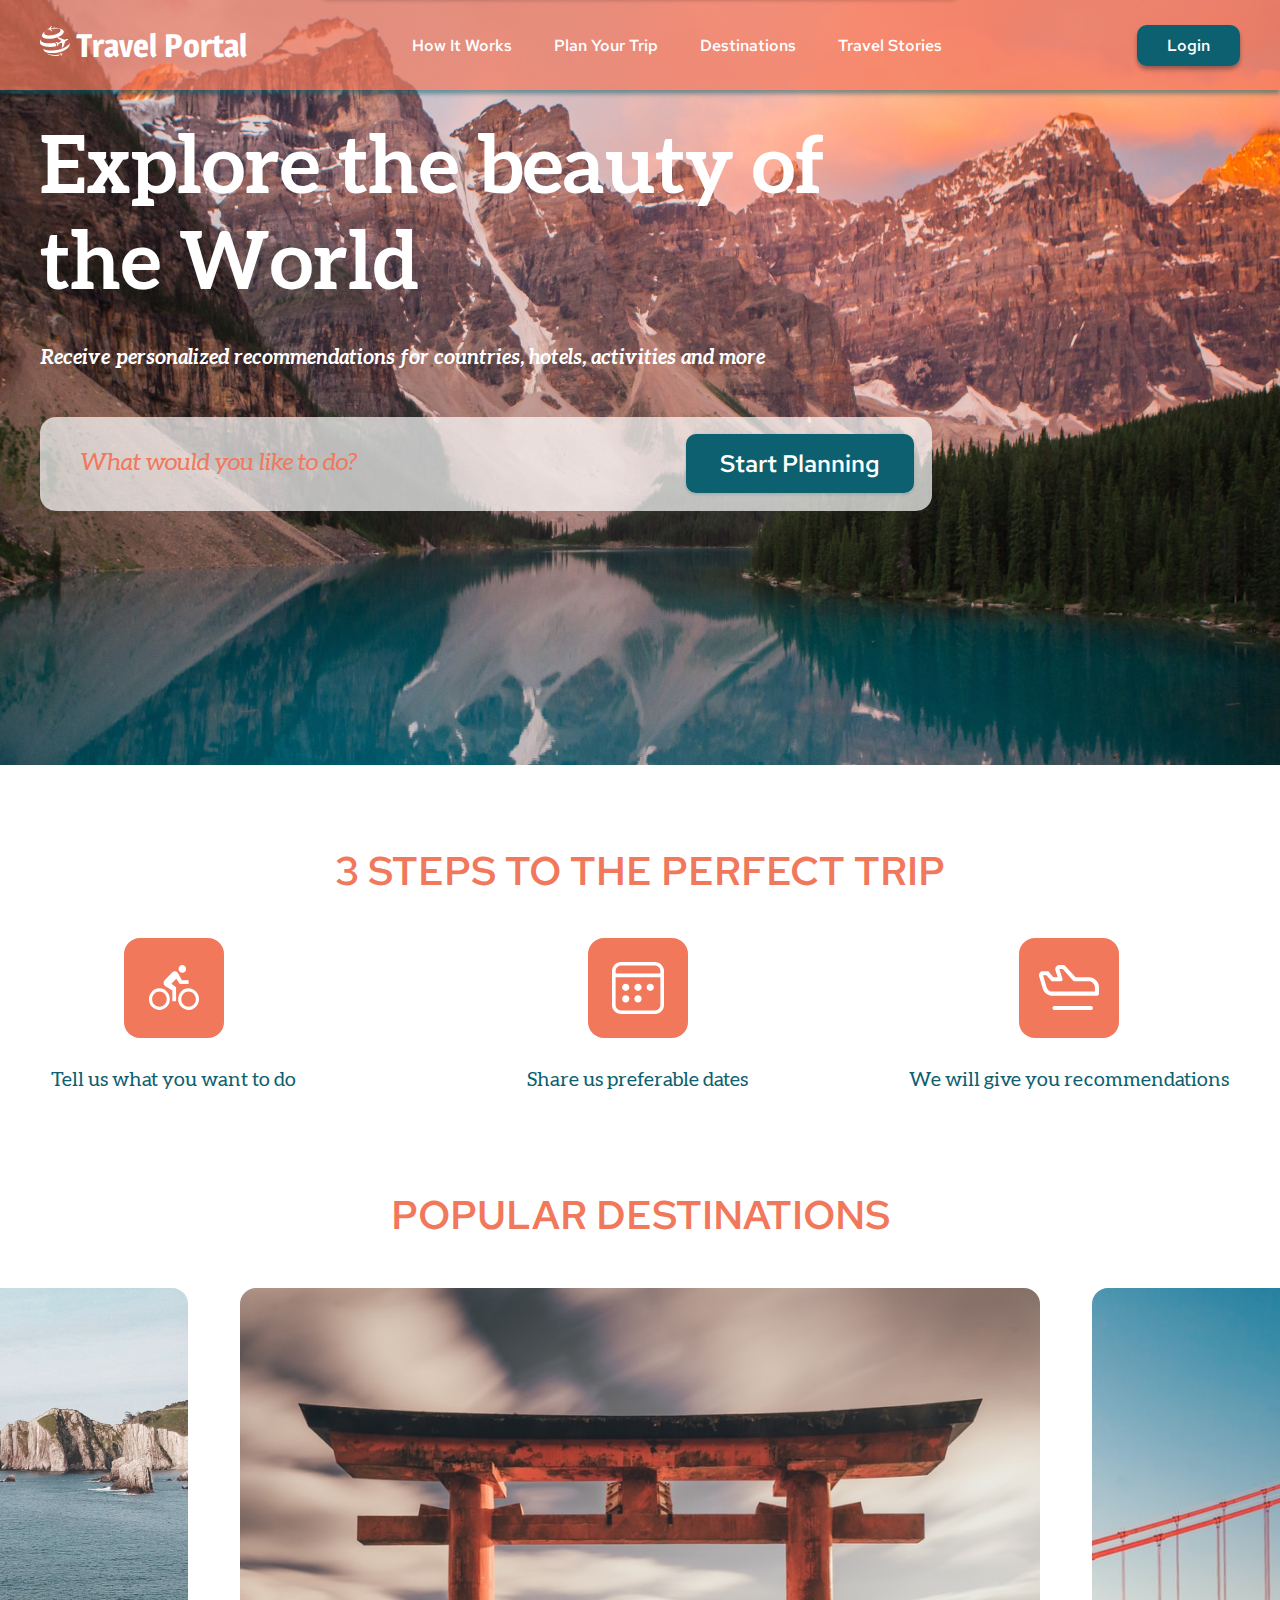
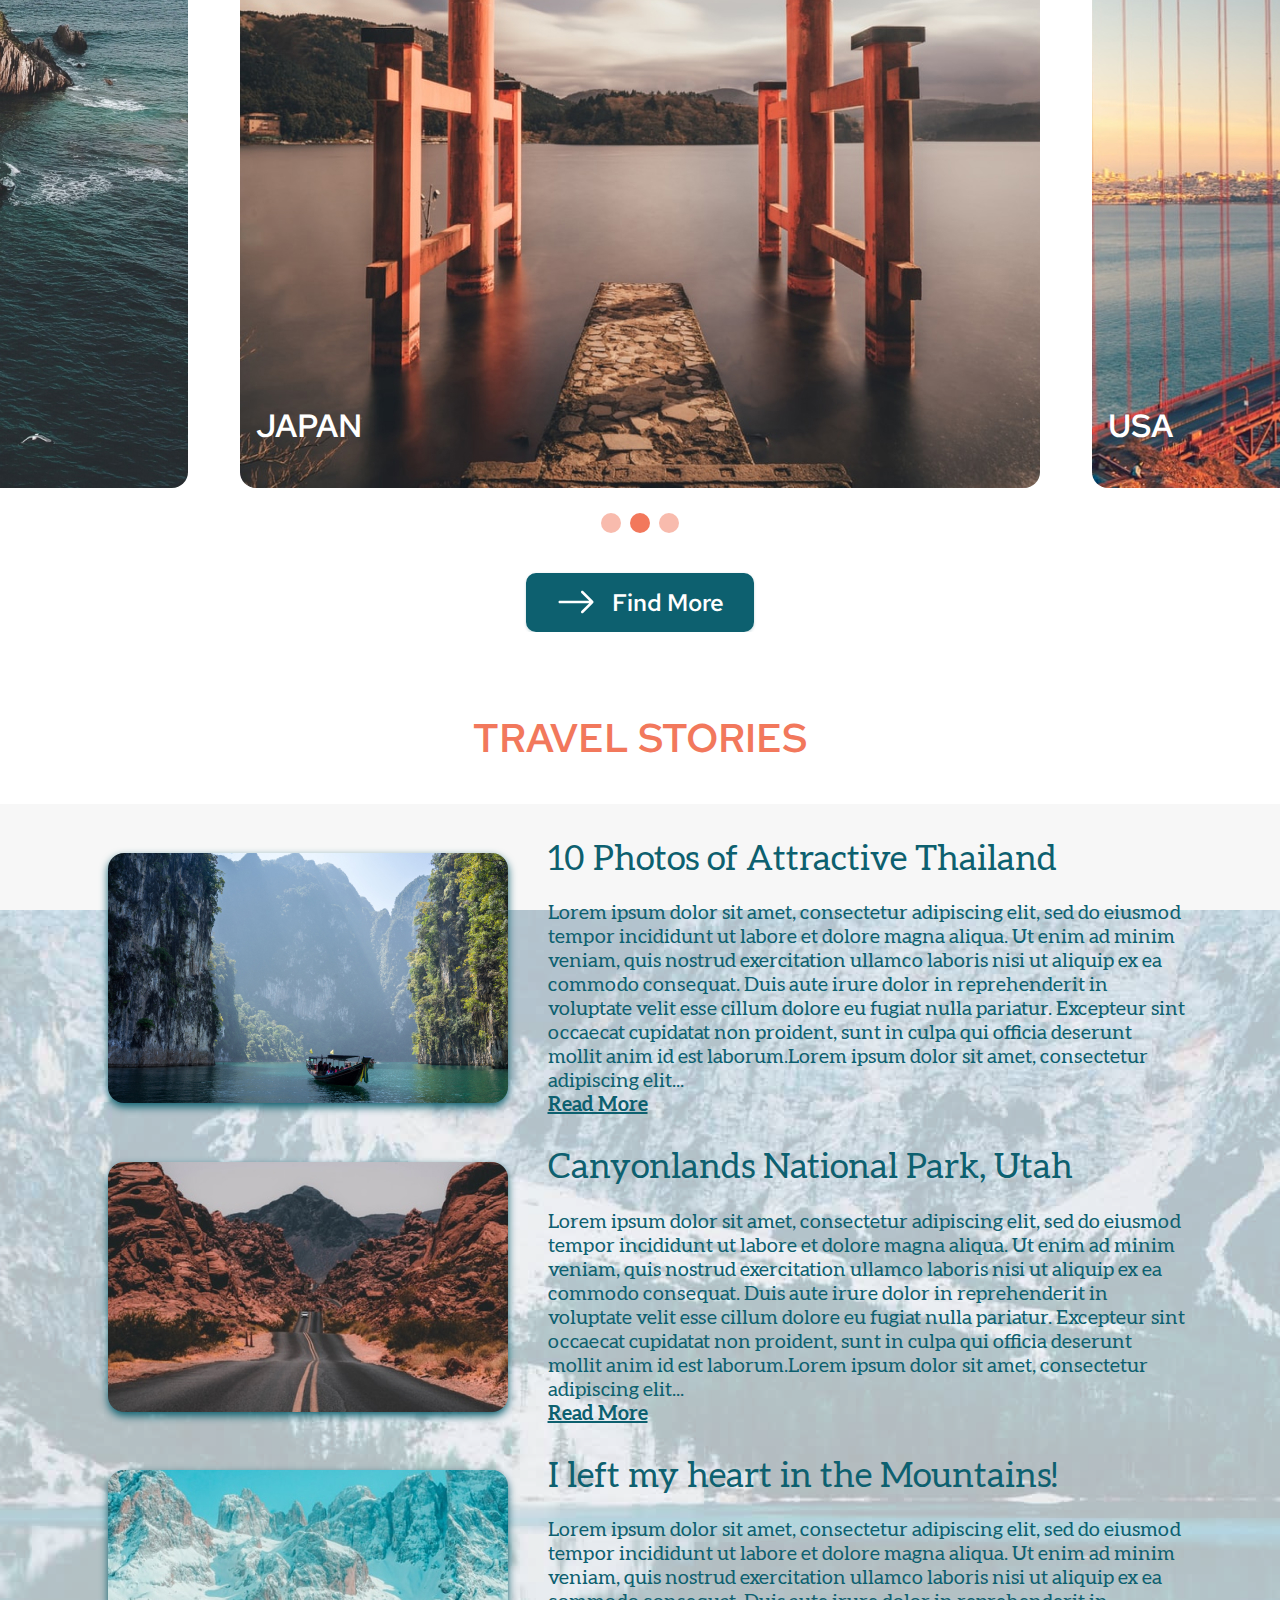
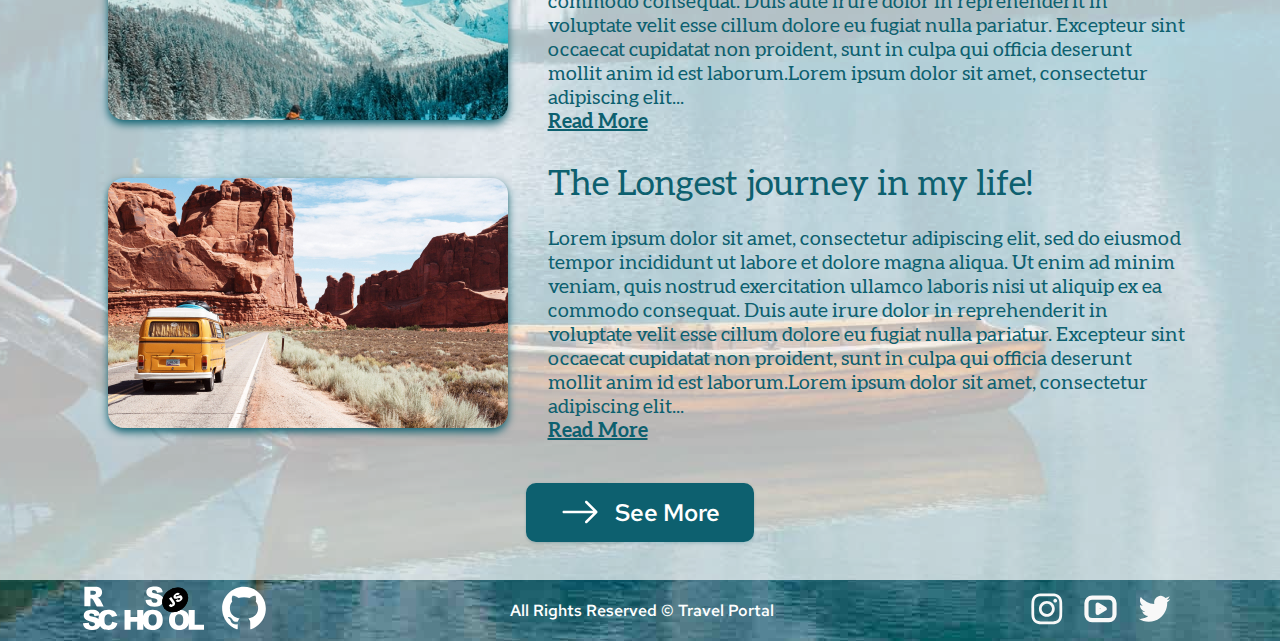
<file: index.html>
<!DOCTYPE html>
<html lang="en">
<head>
  <meta charset="UTF-8">
  <meta http-equiv="X-UA-Compatible" content="IE=edge">
  <meta name="viewport" content="width=device-width, initial-scale=1.0">
  <title>Travel Portal</title>
  <link rel="icon" href="./assets/img/favicon.ico">              
  <link rel="stylesheet" href="./style.css">
</head>
<body class="body">
  <header class="header">
    <div class="wrapper__header">
      <div class="logo">
        <a class="index-link" href="./index.html"><svg class="vector" width="30" height="30" viewBox="0 0 30 30" fill="none" xmlns="http://www.w3.org/2000/svg">
          <path class="vector-path" d="M2.59123 7.8325C2.83304 7.525 3.15151 7.10875 3.40654 6.81125C4.17032 5.99125 4.26942 5.88375 4.96449 5.2775C5.17063 5.1175 5.41509 4.925 5.65426 4.74375C3.89018 6.15625 3.66554 7.72 5.28427 8.68625C5.28163 8.68625 5.28163 8.68625 5.28163 8.68875C7.54521 9.97875 12.5058 9.7 16.4198 8.0475C20.211 6.4475 21.6103 4.15875 19.7392 2.79875C18.0967 2.5075 16.1384 2.47375 14.0664 2.73625L13.851 2.4L14.0294 1.8425C15.2477 1.73875 16.4053 1.76375 17.4043 1.925C17.6461 1.96375 17.9646 2.03 18.2024 2.0775C18.6623 2.18375 18.912 2.2475 19.212 2.33875C19.5185 2.425 19.7802 2.51125 20.2361 2.67125C20.6827 2.8375 20.8756 2.9125 21.2337 3.08125C21.6348 3.25433 22.0244 3.4501 22.4005 3.6675C25.3817 5.44125 23.5277 8.6775 18.2672 10.895C13.0211 13.105 6.33611 13.4525 3.34047 11.7C3.33915 11.6975 3.33518 11.695 3.32725 11.6925H3.33254C1.69663 10.7125 1.52484 9.29 2.59123 7.8325ZM16.2401 20.2325L16.1978 18.24L14.7007 16.665C9.75461 17.725 4.89313 17.4975 2.18952 15.9913C2.18027 15.9812 2.1578 15.9713 2.14855 15.9613C0.618354 15.07 0.24043 13.92 0.355393 12.67C-0.00271022 14.4987 -0.0317813 15.1587 0.0197538 16.7237C0.0831817 17.7037 0.681782 18.6075 1.88559 19.32L1.89484 19.33C4.77684 21.025 10.7814 21.3925 16.2401 20.2325ZM22.4838 22.5138C15.5028 25.1625 6.76557 25.3188 2.97047 22.8675C3.38032 23.815 3.93798 24.6989 4.62488 25.49C8.10813 27.74 16.1278 27.5963 22.5327 25.165C26.2815 23.7437 28.6469 21.8525 29.2679 20.08L29.4424 19.5462C29.856 18.1938 29.9339 17.0675 30 16.065C29.9247 18.2413 27.2145 20.7162 22.4838 22.5138ZM7.07346 27.615C7.29282 27.8125 7.98259 28.6138 11.4777 29.4988C12.4225 29.6963 14.8011 30.33 19.1948 29.4088L19.2212 29.03L18.8737 28.515C14.7971 29.4275 10.2686 29.1225 7.07346 27.615ZM17.1611 11.8538L20.873 14.515C20.873 14.515 21.6672 15.0562 20.9179 15.4362C20.1713 15.8125 18.2539 16.7337 18.2539 16.7337L16.3604 16.065L15.4103 16.465L17.0858 17.8412L17.099 19.9825L18.0835 19.5688L18.7363 17.76C18.7363 17.76 20.7409 17.03 21.5363 16.755C22.3358 16.4862 22.2288 17.4062 22.2288 17.4062L21.835 21.795L23.1432 21.245L25.2971 15.3237C25.2971 15.3237 26.4388 14.7987 27.2422 14.3375C28.0443 13.8763 28.3192 13.1112 28.3192 13.1112C28.3192 13.1112 27.5369 12.7925 26.6357 13.0487C25.7345 13.3025 24.5597 13.755 24.5597 13.755L18.4654 11.3062L17.1611 11.8538ZM9.30797 3.43375L11.8279 5.3325L12.5164 5.235L11.1447 3.53125C11.1447 3.53125 10.8461 3.17875 11.2478 3.095C11.6522 3.01 12.6749 2.8125 12.6749 2.8125L13.444 3.39375L13.962 3.32125L13.3753 2.43875L13.6845 1.46L13.1837 1.52875L12.5904 2.27375C12.5904 2.27375 11.5491 2.36625 11.1395 2.39875C10.7272 2.42875 10.9042 2.01 10.9042 2.01L11.6944 0L11.002 0.09625L9.17848 2.6075C9.17848 2.6075 8.57063 2.7125 8.1306 2.83125C7.68924 2.94875 7.45667 3.27125 7.45667 3.27125C7.45667 3.27125 7.78042 3.51875 8.23631 3.51C8.69616 3.50125 9.30797 3.43375 9.30797 3.43375ZM21.7623 27.8312L20.1317 27.025L19.7564 27.1488L20.7224 27.9662C20.7224 27.9662 20.9285 28.1325 20.7118 28.2212C20.4951 28.3088 19.9427 28.5238 19.9427 28.5238L19.4868 28.3313L19.2159 28.4237L19.5952 28.8062L19.5582 29.365L19.841 29.2725L20.0524 28.8188C20.0524 28.8188 20.6259 28.6575 20.8545 28.6C21.0818 28.5412 21.0302 28.7938 21.0302 28.7938L20.8148 30L21.1915 29.8762L21.9301 28.2812C21.9301 28.2812 22.2565 28.16 22.4904 28.0487C22.7243 27.9375 22.8168 27.7325 22.8168 27.7325C22.8168 27.7325 22.6093 27.625 22.353 27.6787C22.0953 27.73 21.7623 27.8312 21.7623 27.8312Z" fill="white"/>
        </svg></a>
        <a class="index-link" href="./index.html"><span class="logo-text">Travel Portal</span></a>
      </div>
      <div class="menu">
        <svg class="burger-close" width="30" height="30" viewBox="0 0 30 30" fill="none" xmlns="http://www.w3.org/2000/svg">
          <path class="burger-close-path" d="M16.1751 15L22.2501 8.925C22.3866 8.76559 22.4579 8.56052 22.4498 8.35079C22.4417 8.14106 22.3548 7.94211 22.2064 7.7937C22.058 7.64529 21.859 7.55835 21.6493 7.55024C21.4395 7.54214 21.2345 7.61348 21.0751 7.75L15.0001 13.825L8.92506 7.74167C8.76564 7.60515 8.56058 7.53381 8.35085 7.54191C8.14112 7.55001 7.94217 7.63696 7.79376 7.78537C7.64534 7.93378 7.5584 8.13273 7.5503 8.34246C7.5422 8.55219 7.61354 8.75725 7.75006 8.91667L13.8251 15L7.74173 21.075C7.65449 21.1497 7.58364 21.2416 7.53362 21.345C7.4836 21.4484 7.45549 21.561 7.45106 21.6758C7.44663 21.7906 7.46597 21.905 7.50786 22.0119C7.54976 22.1189 7.61331 22.216 7.69452 22.2972C7.77573 22.3784 7.87285 22.442 7.97979 22.4839C8.08673 22.5258 8.20117 22.5451 8.31594 22.5407C8.4307 22.5362 8.54331 22.5081 8.6467 22.4581C8.75009 22.4081 8.84202 22.3372 8.91673 22.25L15.0001 16.175L21.0751 22.25C21.2345 22.3865 21.4395 22.4579 21.6493 22.4498C21.859 22.4417 22.058 22.3547 22.2064 22.2063C22.3548 22.0579 22.4417 21.8589 22.4498 21.6492C22.4579 21.4395 22.3866 21.2344 22.2501 21.075L16.1751 15Z" fill="white" fill-opacity="0.7"/>
        </svg>
        <nav class="nav">
          <ul class="nav-list">
            <li><a href="#preview" class="nav-link">How It Works</a></li>
            <li><a href="#steps" class="nav-link">Plan Your Trip</a></li>
            <li><a href="#destinations" class="nav-link">Destinations</a></li>
            <li><a href="#stories" class="nav-link">Travel Stories</a></li>
            <li><a href="#" class="nav-link nav-login hide">Account</a></li>
            <li><a href="#social" class="nav-link hide">Social Media</a></li>
          </ul>
        </nav>
      </div>
      <button class="button-login">Login</button>
      <svg class="burger" width="35" height="32" viewBox="0 0 35 32" fill="none" xmlns="http://www.w3.org/2000/svg">
        <path class="burger-path" d="M29.2396 14.6667H5.76042C4.99527 14.6667 4.375 15.2338 4.375 15.9333V16.0667C4.375 16.7662 4.99527 17.3333 5.76042 17.3333H29.2396C30.0047 17.3333 30.625 16.7662 30.625 16.0667V15.9333C30.625 15.2338 30.0047 14.6667 29.2396 14.6667Z" fill="white"/>
        <path class="burger-path" d="M29.2396 21.3333H5.76042C4.99527 21.3333 4.375 21.9004 4.375 22.6V22.7333C4.375 23.4329 4.99527 24 5.76042 24H29.2396C30.0047 24 30.625 23.4329 30.625 22.7333V22.6C30.625 21.9004 30.0047 21.3333 29.2396 21.3333Z" fill="white"/>
        <path class="burger-path" d="M29.2396 8H5.76042C4.99527 8 4.375 8.56711 4.375 9.26667V9.4C4.375 10.0996 4.99527 10.6667 5.76042 10.6667H29.2396C30.0047 10.6667 30.625 10.0996 30.625 9.4V9.26667C30.625 8.56711 30.0047 8 29.2396 8Z" fill="white"/>
        </svg>
    </div>
  </header>
  <main class="main">
    <div class="first-section">
      <div class="wrapper__preview">
        <section class="preview">
          <h1 class="section-title first" id="preview">Explore the beauty of the World</h1>
          <span class="search-text">Receive personalized recommendations for countries, hotels, activities and more</span>
          <form class="search-form">
            <input class="search-input" type="text" placeholder="What would you like to do?">
            <button class="button start">Start Planning</button>
          </form>
        </section>
      </div>
    </div>
    <div class="second-section">
      <div class="wrapper__steps">
        <section class="steps">
          <h2 class="section-title steps" id="steps">3 STEPS TO THE PERFECT TRIP</h2>
          <div class="three-elements">
            <div class="step bicycle">
              <div class="step-logo-block">
                <svg class="step-logo bicycle" width="50" height="45" viewBox="0 0 50 45" fill="none" xmlns="http://www.w3.org/2000/svg">
                  <path class="step-logo-path" d="M10.4167 41.7548C8.4828 41.7548 6.62813 40.957 5.26068 39.537C3.89323 38.1169 3.125 36.1909 3.125 34.1827C3.125 32.1744 3.89323 30.2484 5.26068 28.8284C6.62813 27.4084 8.4828 26.6106 10.4167 26.6106C12.3505 26.6106 14.2052 27.4084 15.5727 28.8284C16.9401 30.2484 17.7083 32.1744 17.7083 34.1827C17.7083 36.1909 16.9401 38.1169 15.5727 39.537C14.2052 40.957 12.3505 41.7548 10.4167 41.7548ZM10.4167 23.3654C7.65399 23.3654 5.00447 24.5051 3.05097 26.5337C1.09747 28.5623 0 31.3138 0 34.1827C0 37.0516 1.09747 39.803 3.05097 41.8317C5.00447 43.8603 7.65399 45 10.4167 45C13.1793 45 15.8289 43.8603 17.7824 41.8317C19.7359 39.803 20.8333 37.0516 20.8333 34.1827C20.8333 31.3138 19.7359 28.5623 17.7824 26.5337C15.8289 24.5051 13.1793 23.3654 10.4167 23.3654ZM30.8333 19.0385H39.5833V15.1442H32.9167L28.875 8.06971C28.2708 6.98798 27.0833 6.27404 25.8333 6.27404C24.8542 6.27404 23.9583 6.6851 23.3333 7.35577L15.625 15.3389C14.9792 16.0096 14.5833 16.875 14.5833 17.9567C14.5833 19.3197 15.2708 20.4663 16.3542 21.137L23.3333 25.5288V36.3462H27.0833V22.2837L22.3958 18.7139L27.2292 13.6298L30.8333 19.0385ZM39.5833 41.7548C37.6495 41.7548 35.7948 40.957 34.4273 39.537C33.0599 38.1169 32.2917 36.1909 32.2917 34.1827C32.2917 32.1744 33.0599 30.2484 34.4273 28.8284C35.7948 27.4084 37.6495 26.6106 39.5833 26.6106C41.5172 26.6106 43.3719 27.4084 44.7393 28.8284C46.1068 30.2484 46.875 32.1744 46.875 34.1827C46.875 36.1909 46.1068 38.1169 44.7393 39.537C43.3719 40.957 41.5172 41.7548 39.5833 41.7548ZM39.5833 23.3654C36.8207 23.3654 34.1711 24.5051 32.2176 26.5337C30.2641 28.5623 29.1667 31.3138 29.1667 34.1827C29.1667 37.0516 30.2641 39.803 32.2176 41.8317C34.1711 43.8603 36.8207 45 39.5833 45C40.9513 45 42.3058 44.7202 43.5696 44.1766C44.8334 43.633 45.9818 42.8362 46.949 41.8317C47.9163 40.8272 48.6836 39.6347 49.2071 38.3223C49.7306 37.0099 50 35.6032 50 34.1827C50 32.7621 49.7306 31.3555 49.2071 30.0431C48.6836 28.7307 47.9163 27.5382 46.949 26.5337C45.9818 25.5292 44.8334 24.7324 43.5696 24.1888C42.3058 23.6452 40.9513 23.3654 39.5833 23.3654ZM33.3333 7.78846C35.4167 7.78846 37.0833 6.05769 37.0833 3.89423C37.0833 1.73077 35.4167 0 33.3333 0C31.25 0 29.5833 1.73077 29.5833 3.89423C29.5833 6.05769 31.25 7.78846 33.3333 7.78846Z" fill="white"/>
                </svg>
              </div>
              <span class="step-text bicycle">Tell us what you want to do</span>
            </div>
            <div class="step calendar">
              <div class="step-logo-block">
                <svg  class="step-logo calendar" width="52" height="52" viewBox="0 0 52 52" fill="none" xmlns="http://www.w3.org/2000/svg">
                  <path class="step-logo-path" d="M13.7222 28.8889C14.6799 28.8889 15.5984 28.5084 16.2757 27.8312C16.9529 27.154 17.3333 26.2355 17.3333 25.2778C17.3333 24.3201 16.9529 23.4016 16.2757 22.7243C15.5984 22.0471 14.6799 21.6667 13.7222 21.6667C12.7645 21.6667 11.846 22.0471 11.1688 22.7243C10.4916 23.4016 10.1111 24.3201 10.1111 25.2778C10.1111 26.2355 10.4916 27.154 11.1688 27.8312C11.846 28.5084 12.7645 28.8889 13.7222 28.8889ZM29.6111 25.2778C29.6111 26.2355 29.2307 27.154 28.5534 27.8312C27.8762 28.5084 26.9577 28.8889 26 28.8889C25.0423 28.8889 24.1238 28.5084 23.4466 27.8312C22.7693 27.154 22.3889 26.2355 22.3889 25.2778C22.3889 24.3201 22.7693 23.4016 23.4466 22.7243C24.1238 22.0471 25.0423 21.6667 26 21.6667C26.9577 21.6667 27.8762 22.0471 28.5534 22.7243C29.2307 23.4016 29.6111 24.3201 29.6111 25.2778ZM38.2778 28.8889C39.2355 28.8889 40.154 28.5084 40.8312 27.8312C41.5084 27.154 41.8889 26.2355 41.8889 25.2778C41.8889 24.3201 41.5084 23.4016 40.8312 22.7243C40.154 22.0471 39.2355 21.6667 38.2778 21.6667C37.32 21.6667 36.4016 22.0471 35.7243 22.7243C35.0471 23.4016 34.6667 24.3201 34.6667 25.2778C34.6667 26.2355 35.0471 27.154 35.7243 27.8312C36.4016 28.5084 37.32 28.8889 38.2778 28.8889ZM17.3333 36.8333C17.3333 37.7911 16.9529 38.7096 16.2757 39.3868C15.5984 40.064 14.6799 40.4444 13.7222 40.4444C12.7645 40.4444 11.846 40.064 11.1688 39.3868C10.4916 38.7096 10.1111 37.7911 10.1111 36.8333C10.1111 35.8756 10.4916 34.9571 11.1688 34.2799C11.846 33.6027 12.7645 33.2222 13.7222 33.2222C14.6799 33.2222 15.5984 33.6027 16.2757 34.2799C16.9529 34.9571 17.3333 35.8756 17.3333 36.8333ZM26 40.4444C26.9577 40.4444 27.8762 40.064 28.5534 39.3868C29.2307 38.7096 29.6111 37.7911 29.6111 36.8333C29.6111 35.8756 29.2307 34.9571 28.5534 34.2799C27.8762 33.6027 26.9577 33.2222 26 33.2222C25.0423 33.2222 24.1238 33.6027 23.4466 34.2799C22.7693 34.9571 22.3889 35.8756 22.3889 36.8333C22.3889 37.7911 22.7693 38.7096 23.4466 39.3868C24.1238 40.064 25.0423 40.4444 26 40.4444ZM0 9.02778C0 6.63346 0.951138 4.33721 2.64417 2.64417C4.33721 0.951138 6.63346 0 9.02778 0H42.9722C45.3665 0 47.6628 0.951138 49.3558 2.64417C51.0489 4.33721 52 6.63346 52 9.02778V42.9722C52 45.3665 51.0489 47.6628 49.3558 49.3558C47.6628 51.0489 45.3665 52 42.9722 52H9.02778C6.63346 52 4.33721 51.0489 2.64417 49.3558C0.951138 47.6628 0 45.3665 0 42.9722V9.02778ZM9.02778 3.61111C7.59119 3.61111 6.21344 4.18179 5.19762 5.19762C4.18179 6.21344 3.61111 7.59119 3.61111 9.02778V11.5556H48.3889V9.02778C48.3889 7.59119 47.8182 6.21344 46.8024 5.19762C45.7866 4.18179 44.4088 3.61111 42.9722 3.61111H9.02778ZM3.61111 42.9722C3.61111 44.4088 4.18179 45.7866 5.19762 46.8024C6.21344 47.8182 7.59119 48.3889 9.02778 48.3889H42.9722C44.4088 48.3889 45.7866 47.8182 46.8024 46.8024C47.8182 45.7866 48.3889 44.4088 48.3889 42.9722V15.1667H3.61111V42.9722Z" fill="white"/>
                </svg>
              </div>
              <span class="step-text">Share us preferable dates</span>
            </div>
            <div class="step plane">
              <div class="step-logo-block">
                <svg class="step-logo plane" width="60" height="45" viewBox="0 0 60 45" fill="none" xmlns="http://www.w3.org/2000/svg">
                  <path class="step-logo-path" d="M53.9305 42.9545C53.9305 43.497 53.7174 44.0173 53.3379 44.4009C52.9585 44.7845 52.4439 45 51.9074 45H15.4904C14.9539 45 14.4393 44.7845 14.0598 44.4009C13.6804 44.0173 13.4673 43.497 13.4673 42.9545C13.4673 42.4121 13.6804 41.8918 14.0598 41.5082C14.4393 41.1246 14.9539 40.9091 15.4904 40.9091H51.9074C52.4439 40.9091 52.9585 41.1246 53.3379 41.5082C53.7174 41.8918 53.9305 42.4121 53.9305 42.9545ZM60 22.5V28.6364C60 29.1789 59.7868 29.6991 59.4074 30.0827C59.028 30.4663 58.5134 30.6818 57.9768 30.6818H13.4167C11.24 30.6894 9.11942 29.9834 7.37311 28.6696C5.6268 27.3558 4.34881 25.5051 3.7308 23.3949L0.164977 11.4034C-0.0121092 10.7898 -0.0471935 10.1431 0.0624379 9.51357C0.172069 8.88401 0.423478 8.28837 0.797215 7.77275C1.17939 7.26416 1.67273 6.85181 2.23866 6.56794C2.8046 6.28407 3.4278 6.13637 4.05956 6.13639H8.40936C8.70472 6.13701 8.99627 6.20383 9.26302 6.33204C9.52977 6.46025 9.76509 6.64667 9.95202 6.87786L14.403 12.2727H18.7528L16.4767 5.39491C16.2718 4.77893 16.215 4.12246 16.3111 3.47987C16.4071 2.83728 16.6531 2.22707 17.0288 1.69976C17.4046 1.17246 17.8991 0.743236 18.4716 0.447651C19.0441 0.152067 19.6779 -0.00137704 20.3207 2.79722e-05H24.5947C24.8756 -0.00146688 25.1537 0.0569681 25.4108 0.171517C25.6679 0.286065 25.8983 0.454151 26.0867 0.6648L36.6072 12.2727H49.8842C52.5671 12.2727 55.1401 13.3503 57.0372 15.2682C58.9342 17.1862 60 19.7876 60 22.5ZM55.9537 22.5C55.947 20.8746 55.3054 19.3177 54.1686 18.1684C53.0318 17.0191 51.4919 16.3704 49.8842 16.3637H35.7221C35.4411 16.3651 35.163 16.3067 34.9059 16.1922C34.6488 16.0776 34.4185 15.9095 34.23 15.6989L23.7095 4.09093H20.3207L23.4819 13.679C23.5809 13.9865 23.6073 14.3132 23.559 14.6328C23.5107 14.9525 23.389 15.2563 23.2037 15.5199C23.0169 15.7837 22.77 15.9981 22.4838 16.1449C22.1977 16.2918 21.8808 16.3668 21.5599 16.3637H13.4673C13.1719 16.363 12.8804 16.2962 12.6136 16.168C12.3469 16.0398 12.1115 15.8534 11.9246 15.6222L7.47365 10.2273H4.03428L7.6001 22.2188C7.97187 23.4853 8.73962 24.5959 9.78826 25.3841C10.8369 26.1723 12.11 26.5958 13.4167 26.5909H55.9537V22.5Z" fill="white"/>
                </svg>
              </div>
              <span class="step-text">We will give you recommendations</span>
            </div>
          </div>
        </section>
      </div>
    </div>
    <div class="third-section">
      <section class="destinations">
        <h2 class="section-title destinations" id="destinations">POPULAR DESTINATIONS</h2>
        <div class="carousel">
          <div class="carousel-overlay">
            <div class="left-click"></div>
            <div class="center-click"></div>
            <div class="right-click"></div>
          </div>
          <div class="picture">
            <img class="destination-img" src="./assets/img/usa.jpg" alt="usa">
            <img class="destination-img" src="./assets/img/usa-390.jpg" alt="usa">
            <span class="destination-text">USA</span>
          </div>
          <div class="picture">
            <img class="destination-img" src="./assets/img/spain.jpg" alt="spain">
            <img class="destination-img" src="./assets/img/spain-390.jpg" alt="spain">
            <span class="destination-text">SPAIN</span>
          </div>
          <div class="picture">
            <img class="destination-img" src="./assets/img/japan.jpg" alt="japan">
            <img class="destination-img" src="./assets/img/japan-390.jpg" alt="japan">
            <span class="destination-text">JAPAN</span>
          </div>
          <div class="picture">
            <img class="destination-img" src="./assets/img/usa.jpg" alt="usa">
            <img class="destination-img" src="./assets/img/usa-390.jpg" alt="usa">
            <span class="destination-text">USA</span>
          </div>
          <div class="picture">
            <img class="destination-img" src="./assets/img/spain.jpg" alt="spain">
            <img class="destination-img" src="./assets/img/spain-390.jpg" alt="spain">
            <span class="destination-text">SPAIN</span>
          </div>
        </div>
        <div class="arrows">
          <svg class="left-arrow" width="30" height="30" viewBox="0 0 30 30" fill="none" xmlns="http://www.w3.org/2000/svg">
            <path d="M20.0757 26.9325C20.4272 26.5809 20.6246 26.1041 20.6246 25.6069C20.6246 25.1097 20.4272 24.6329 20.0757 24.2813L10.7944 15L20.0757 5.71875C20.4172 5.36512 20.6062 4.89149 20.6019 4.39987C20.5976 3.90825 20.4005 3.43798 20.0528 3.09034C19.7052 2.7427 19.2349 2.54551 18.7433 2.54124C18.2517 2.53696 17.778 2.72595 17.4244 3.0675L6.81753 13.6744C6.46602 14.026 6.26855 14.5028 6.26855 15C6.26855 15.4972 6.46602 15.974 6.81753 16.3256L17.4244 26.9325C17.776 27.284 18.2528 27.4815 18.75 27.4815C19.2472 27.4815 19.724 27.284 20.0757 26.9325Z" fill="#F2785C"/>
          </svg>
          <svg class="right-arrow" width="30" height="30" viewBox="0 0 30 30" fill="none" xmlns="http://www.w3.org/2000/svg">
            <path d="M9.92435 3.0675C9.57284 3.41911 9.37537 3.89594 9.37537 4.39312C9.37537 4.89031 9.57284 5.36713 9.92435 5.71875L19.2056 15L9.92435 24.2812C9.5828 24.6349 9.39381 25.1085 9.39808 25.6001C9.40235 26.0917 9.59955 26.562 9.94719 26.9097C10.2948 27.2573 10.7651 27.4545 11.2567 27.4588C11.7483 27.463 12.222 27.274 12.5756 26.9325L23.1825 16.3256C23.534 15.974 23.7314 15.4972 23.7314 15C23.7314 14.5028 23.534 14.026 23.1825 13.6744L12.5756 3.0675C12.224 2.71599 11.7472 2.51852 11.25 2.51852C10.7528 2.51852 10.276 2.71599 9.92435 3.0675Z" fill="#F2785C"/>
          </svg>
        </div>
        <div class="scroller">
          <div class="round"></div>
          <div class="filled round"></div>
          <div class="round"></div>
        </div>
        <button class="button find"><svg class="button-arrow" width="40" height="40" viewBox="0 0 10 10" fill="none" xmlns="http://www.w3.org/2000/svg">
          <path class="button-arrow-path" fill-rule="evenodd" clip-rule="evenodd" d="M0.625 5C0.625 4.91712 0.657924 4.83763 0.716529 4.77903C0.775134 4.72042 0.85462 4.6875 0.9375 4.6875H8.30813L6.34125 2.72125C6.28257 2.66257 6.24961 2.58298 6.24961 2.5C6.24961 2.41701 6.28257 2.33743 6.34125 2.27875C6.39993 2.22007 6.47952 2.1871 6.5625 2.1871C6.64548 2.1871 6.72507 2.22007 6.78375 2.27875L9.28375 4.77875C9.31285 4.80778 9.33594 4.84226 9.3517 4.88023C9.36745 4.91819 9.37556 4.95889 9.37556 5C9.37556 5.0411 9.36745 5.0818 9.3517 5.11977C9.33594 5.15773 9.31285 5.19222 9.28375 5.22125L6.78375 7.72125C6.72507 7.77993 6.64548 7.81289 6.5625 7.81289C6.47952 7.81289 6.39993 7.77993 6.34125 7.72125C6.28257 7.66257 6.24961 7.58298 6.24961 7.5C6.24961 7.41701 6.28257 7.33743 6.34125 7.27875L8.30813 5.3125H0.9375C0.85462 5.3125 0.775134 5.27957 0.716529 5.22097C0.657924 5.16236 0.625 5.08288 0.625 5Z" fill="white"/>
          </svg>Find More</button>
      </section>
    </div>
    <div lang="zxx" class="fourth-section">
      <section class="stories">
        <div class="stories-top">
          <h2 class="section-title stories" id="stories">TRAVEL STORIES</h2>
        </div>
        <div class="stories-main">
          <div class="stories-body">
            <div class="story">
              <img class="story-photo" src="./assets/img/thailand.jpg" alt="thailand">
              <img class="story-photo" src="./assets/img/thailand-390.jpg" alt="thailand">
              <div class="story-description">
                <h3 class="story-title">10 Photos of Attractive Thailand</h3>
                <p class="story-text desktop">Lorem ipsum dolor sit amet, consectetur adipiscing elit, sed do eiusmod tempor incididunt ut labore et dolore magna aliqua. Ut enim ad minim veniam, quis nostrud exercitation ullamco laboris nisi ut aliquip ex ea commodo consequat. Duis aute irure dolor in reprehenderit in voluptate velit esse cillum dolore eu fugiat nulla pariatur. Excepteur sint occaecat cupidatat non proident, sunt in culpa qui officia deserunt mollit anim id est laborum.Lorem ipsum dolor sit amet, consectetur adipiscing elit...</p>
                <p class="story-text mobile">Lorem ipsum dolor sit amet, consectetur adipiscing elit, sed do eiusmod tempor incididunt ut labore et dolore magna aliqua. Ut enim ad minim veniam, quis nostrud exercitation ullamco laboris nisi ut aliquip ex ea commodo consequat. Duis aute irure dolor in reprehenderit in voluptate velit esse cillum dolore eu fugiat nulla.Lorem ipsum dolor sit a met, consectetur adipiscing elit...</p>
                <a class="story-link" href="#stories">Read More</a>
              </div>
            </div>
            <div class="story">
              <img class="story-photo" src="./assets/img/utah.jpg" alt="utah">
              <img class="story-photo" src="./assets/img/utah-390.jpg" alt="utah">
              <div class="story-description">
                <h3 class="story-title">Canyonlands National Park, Utah</h3>
                <p class="story-text desktop">Lorem ipsum dolor sit amet, consectetur adipiscing elit, sed do eiusmod tempor incididunt ut labore et dolore magna aliqua. Ut enim ad minim veniam, quis nostrud exercitation ullamco laboris nisi ut aliquip ex ea commodo consequat. Duis aute irure dolor in reprehenderit in voluptate velit esse cillum dolore eu fugiat nulla pariatur. Excepteur sint occaecat cupidatat non proident, sunt in culpa qui officia deserunt mollit anim id est laborum.Lorem ipsum dolor sit amet, consectetur adipiscing elit...</p>
                <p class="story-text mobile">Lorem ipsum dolor sit amet, consectetur adipiscing elit, sed do eiusmod tempor incididunt ut labore et dolore magna aliqua. Ut enim ad minim veniam, quis nostrud exercitation ullamco laboris nisi ut aliquip ex ea commodo consequat. Duis aute irure dolor in reprehenderit in voluptate velit esse cillum dolore eu fugiat nulla.Lorem ipsum dolor sit a met, consectetur adipiscing elit...</p>
                <a class="story-link" href="#stories">Read More</a>
              </div>
            </div>
            <div class="story">
              <img class="story-photo" src="./assets/img/mountains.jpg" alt="mountains">
              <img class="story-photo" src="./assets/img/mountains-390.jpg" alt="mountains">
              <div class="story-description">
                <h3 class="story-title">I left my heart in the Mountains!</h3>
                <p class="story-text desktop">Lorem ipsum dolor sit amet, consectetur adipiscing elit, sed do eiusmod tempor incididunt ut labore et dolore magna aliqua. Ut enim ad minim veniam, quis nostrud exercitation ullamco laboris nisi ut aliquip ex ea commodo consequat. Duis aute irure dolor in reprehenderit in voluptate velit esse cillum dolore eu fugiat nulla pariatur. Excepteur sint occaecat cupidatat non proident, sunt in culpa qui officia deserunt mollit anim id est laborum.Lorem ipsum dolor sit amet, consectetur adipiscing elit...</p>
                <p class="story-text mobile">Lorem ipsum dolor sit amet, consectetur adipiscing elit, sed do eiusmod tempor incididunt ut labore et dolore magna aliqua. Ut enim ad minim veniam, quis nostrud exercitation ullamco laboris nisi ut aliquip ex ea commodo consequat. Duis aute irure dolor in reprehenderit in voluptate velit esse cillum dolore eu fugiat nulla.Lorem ipsum dolor sit a met, consectetur adipiscing elit...</p>                
                <a class="story-link" href="#stories">Read More</a>
              </div>
            </div>
            <div class="story">
              <img class="story-photo" src="./assets/img/journey.jpg" alt="journey">
              <img class="story-photo" src="./assets/img/journey-390.jpg" alt="journey">
              <div class="story-description">
                <h3 class="story-title">The Longest journey in my life!</h3>
                <p class="story-text desktop">Lorem ipsum dolor sit amet, consectetur adipiscing elit, sed do eiusmod tempor incididunt ut labore et dolore magna aliqua. Ut enim ad minim veniam, quis nostrud exercitation ullamco laboris nisi ut aliquip ex ea commodo consequat. Duis aute irure dolor in reprehenderit in voluptate velit esse cillum dolore eu fugiat nulla pariatur. Excepteur sint occaecat cupidatat non proident, sunt in culpa qui officia deserunt mollit anim id est laborum.Lorem ipsum dolor sit amet, consectetur adipiscing elit...</p>
                <p class="story-text mobile">Lorem ipsum dolor sit amet, consectetur adipiscing elit, sed do eiusmod tempor incididunt ut labore et dolore magna aliqua. Ut enim ad minim veniam, quis nostrud exercitation ullamco laboris nisi ut aliquip ex ea commodo consequat. Duis aute irure dolor in reprehenderit in voluptate velit esse cillum dolore eu fugiat nulla.Lorem ipsum dolor sit a met, consectetur adipiscing elit...</p>                
                <a class="story-link" href="#stories">Read More</a>
              </div>
            </div>
          </div>
          <button class="button see"><svg class="button-arrow" width="40" height="40" viewBox="0 0 10 10" fill="none" xmlns="http://www.w3.org/2000/svg">
            <path class="button-arrow-path" fill-rule="evenodd" clip-rule="evenodd" d="M0.625 5C0.625 4.91712 0.657924 4.83763 0.716529 4.77903C0.775134 4.72042 0.85462 4.6875 0.9375 4.6875H8.30813L6.34125 2.72125C6.28257 2.66257 6.24961 2.58298 6.24961 2.5C6.24961 2.41701 6.28257 2.33743 6.34125 2.27875C6.39993 2.22007 6.47952 2.1871 6.5625 2.1871C6.64548 2.1871 6.72507 2.22007 6.78375 2.27875L9.28375 4.77875C9.31285 4.80778 9.33594 4.84226 9.3517 4.88023C9.36745 4.91819 9.37556 4.95889 9.37556 5C9.37556 5.0411 9.36745 5.0818 9.3517 5.11977C9.33594 5.15773 9.31285 5.19222 9.28375 5.22125L6.78375 7.72125C6.72507 7.77993 6.64548 7.81289 6.5625 7.81289C6.47952 7.81289 6.39993 7.77993 6.34125 7.72125C6.28257 7.66257 6.24961 7.58298 6.24961 7.5C6.24961 7.41701 6.28257 7.33743 6.34125 7.27875L8.30813 5.3125H0.9375C0.85462 5.3125 0.775134 5.27957 0.716529 5.22097C0.657924 5.16236 0.625 5.08288 0.625 5Z" fill="white"/>
            </svg>See More</button>
        </div>
      </section>
    </div>
    <div class="overlay"></div>
    <div class="pop-up">
      <div class="pop-up__wrapper">
        <p class="pop-up__title-text">Log in to your account</p>
        <button class="pop-up__button facebook"><svg class="btn-logo" width="25" height="24" viewBox="0 0 25 24" fill="none" xmlns="http://www.w3.org/2000/svg">
          <rect width="24" height="24" transform="translate(0.5)" fill="#1877F2"/>
          <path d="M24 12.0699C24 5.71857 18.8513 0.569853 12.5 0.569853C6.14872 0.569853 1 5.71857 1 12.0699C1 17.8098 5.20538 22.5674 10.7031 23.4301V15.3941H7.7832V12.0699H10.7031V9.53626C10.7031 6.65407 12.42 5.06204 15.0468 5.06204C16.305 5.06204 17.6211 5.28665 17.6211 5.28665V8.11673H16.171C14.7424 8.11673 14.2969 9.00319 14.2969 9.91264V12.0699H17.4863L16.9765 15.3941H14.2969V23.4301C19.7946 22.5674 24 17.8098 24 12.0699Z" fill="white"/>
          </svg>Sign In with Facebook</button>
        <button class="pop-up__button google"><svg class="btn-logo" width="25" height="24" viewBox="0 0 25 24" fill="none" xmlns="http://www.w3.org/2000/svg">
          <rect width="24" height="24" transform="translate(0.5)" fill="white"/>
          <path fill-rule="evenodd" clip-rule="evenodd" d="M23.54 12.2614C23.54 11.4459 23.4668 10.6618 23.3309 9.90909H12.5V14.3575H18.6891C18.4225 15.795 17.6123 17.013 16.3943 17.8284V20.7139H20.1109C22.2855 18.7118 23.54 15.7636 23.54 12.2614Z" fill="#4285F4"/>
          <path fill-rule="evenodd" clip-rule="evenodd" d="M12.5 23.4998C15.605 23.4998 18.2081 22.4701 20.1109 20.7137L16.3943 17.8282C15.3645 18.5182 14.0472 18.926 12.5 18.926C9.50474 18.926 6.96951 16.903 6.06519 14.1848H2.22314V17.1644C4.11542 20.9228 8.00451 23.4998 12.5 23.4998Z" fill="#34A853"/>
          <path fill-rule="evenodd" clip-rule="evenodd" d="M6.06523 14.1851C5.83523 13.4951 5.70455 12.758 5.70455 12.0001C5.70455 11.2421 5.83523 10.5051 6.06523 9.81506V6.83552H2.22318C1.44432 8.38802 1 10.1444 1 12.0001C1 13.8557 1.44432 15.6121 2.22318 17.1646L6.06523 14.1851Z" fill="#FBBC05"/>
          <path fill-rule="evenodd" clip-rule="evenodd" d="M12.5 5.07386C14.1884 5.07386 15.7043 5.65409 16.8961 6.79364L20.1945 3.49523C18.2029 1.63955 15.5997 0.5 12.5 0.5C8.00451 0.5 4.11542 3.07705 2.22314 6.83545L6.06519 9.815C6.96951 7.09682 9.50474 5.07386 12.5 5.07386Z" fill="#EA4335"/>
          </svg>Sign In with Google</button>
        <div class="or"><div class="or-line"></div><p class="or-text">or</p><div class="or-line"></div></div>
        <p class="pop-up__left-text">E-mail</p>
        <input class="pop-up__input" type="email" id="email">
        <p class="pop-up__left-text">Password</p>
        <input class="pop-up__input" type="password" id="password">
        <button class="pop-up__button sign" type="submit">Sign In</button>
        <p class="forgot">Forgot Your Password?</p>
        <div class="bottom-line"></div>
        <p class="bottom-text">Don’t have an account? <span class="last-text-register">Register</span></p>
      </div>
    </div>
  </main>
  <footer class="footer" id="social">
    <div class="rs-school">
      <a class="footer-logo" href="https://rs.school/js-stage0/" target="_blank">
        <svg class="rs-school-logo" height="45px" xmlns="http://www.w3.org/2000/svg" xmlns:xlink="http://www.w3.org/1999/xlink" viewBox="0 0 552.8 205.3"><style>.st0{fill:#fff}.st1{clip-path:url(#SVGID_2_)}.st2{clip-path:url(#SVGID_4_)}.st3{clip-path:url(#SVGID_6_)}.st4{clip-path:url(#SVGID_8_)}.st5{fill:#fff;stroke:#000;stroke-width:4;stroke-miterlimit:10}.st6{clip-path:url(#SVGID_8_)}.st6,.st7{fill:none;stroke:#000;stroke-width:4;stroke-miterlimit:10}.st8,.st9{clip-path:url(#SVGID_10_)}.st9{fill:none;stroke:#000;stroke-width:4;stroke-miterlimit:10}</style><title>rs_school_js</title>
          <path class="rs-school-logo-white" fill-rule="evenodd" clip-rule="evenodd" d="M285.4 68l26.3-1.7c.6 4.3 1.7 7.5 3.5 9.8 2.9 3.6 6.9 5.4 12.2 5.4 3.9 0 7-.9 9.1-2.8 2-1.5 3.2-3.9 3.2-6.4 0-2.4-1.1-4.7-3-6.2-2-1.8-6.7-3.6-14.1-5.2-12.1-2.7-20.8-6.3-25.9-10.9-5.1-4.3-8-10.6-7.8-17.3 0-4.6 1.4-9.2 4-13 3-4.3 7.1-7.7 12-9.6 5.3-2.3 12.7-3.5 22-3.5 11.4 0 20.1 2.1 26.1 6.4 6 4.2 9.6 11 10.7 20.3l-26 1.5c-.7-4-2.1-6.9-4.4-8.8s-5.3-2.8-9.2-2.8c-3.2 0-5.6.7-7.2 2-1.5 1.2-2.5 3-2.4 5 0 1.5.8 2.9 2 3.8 1.3 1.2 4.4 2.3 9.3 3.3 12.1 2.6 20.7 5.2 26 7.9 5.3 2.7 9.1 6 11.4 9.9 2.4 4 3.6 8.6 3.5 13.3 0 5.6-1.6 11.2-4.8 15.9-3.3 4.9-7.9 8.7-13.3 11-5.7 2.5-12.9 3.8-21.5 3.8-15.2 0-25.7-2.9-31.6-8.8S286.1 77 285.4 68zM6.3 97.6V8.2h46.1c8.5 0 15.1.7 19.6 2.2 4.4 1.4 8.3 4.3 10.9 8.2 2.9 4.3 4.3 9.3 4.2 14.5.3 8.8-4.2 17.2-11.9 21.6-3 1.7-6.3 2.9-9.7 3.5 2.5.7 5 1.9 7.2 3.3 1.7 1.4 3.1 3 4.4 4.7 1.5 1.7 2.8 3.6 3.9 5.6l13.4 25.9H63L48.2 70.2c-1.9-3.5-3.5-5.8-5-6.9-2-1.4-4.4-2.1-6.8-2.1H34v36.3H6.3zM34 44.4h11.7c2.5-.2 4.9-.6 7.3-1.2 1.8-.3 3.4-1.3 4.5-2.8 2.7-3.6 2.3-8.7-1-11.8-1.8-1.5-5.3-2.3-10.3-2.3H34v18.1zM0 174.2l26.3-1.7c.6 4.3 1.7 7.5 3.5 9.8 2.8 3.6 6.9 5.5 12.2 5.5 3.9 0 7-.9 9.1-2.8 2-1.6 3.2-3.9 3.2-6.4 0-2.4-1.1-4.7-3-6.2-2-1.8-6.7-3.6-14.2-5.2-12.1-2.7-20.8-6.3-25.9-10.9-5.1-4.3-8-10.6-7.8-17.3 0-4.6 1.4-9.2 4-13 3-4.3 7.1-7.7 12-9.6 5.3-2.3 12.7-3.5 22-3.5 11.4 0 20.1 2.1 26.1 6.4s9.5 11 10.6 20.3l-26 1.5c-.7-4-2.1-6.9-4.4-8.8-2.2-1.9-5.3-2.8-9.2-2.7-3.2 0-5.6.7-7.2 2.1-1.6 1.2-2.5 3-2.4 5 0 1.5.8 2.9 2 3.8 1.3 1.2 4.4 2.3 9.3 3.3 12.1 2.6 20.7 5.2 26 7.9 5.3 2.7 9.1 6 11.4 9.9 2.4 4 3.6 8.6 3.6 13.2 0 5.6-1.7 11.1-4.8 15.8-3.3 4.9-7.9 8.7-13.3 11-5.7 2.5-12.9 3.8-21.5 3.8-15.2 0-25.7-2.9-31.6-8.8-5.9-6-9.2-13.4-10-22.4z" fill="#fff"/>
          <path class="rs-school-logo-white" fill-rule="evenodd" clip-rule="evenodd" d="M133 167.2l24.2 7.3c-1.3 6.1-4 11.9-7.7 17-3.4 4.5-7.9 8-13 10.3-5.2 2.3-11.8 3.5-19.8 3.5-9.7 0-17.7-1.4-23.8-4.2-6.2-2.8-11.5-7.8-16-14.9-4.5-7.1-6.7-16.2-6.7-27.3 0-14.8 3.9-26.2 11.8-34.1s19-11.9 33.4-11.9c11.3 0 20.1 2.3 26.6 6.8 6.4 4.6 11.2 11.6 14.4 21l-24.4 5.4c-.6-2.1-1.5-4.2-2.7-6-1.5-2.1-3.4-3.7-5.7-4.9-2.3-1.2-4.9-1.7-7.5-1.7-6.3 0-11.1 2.5-14.4 7.6-2.5 3.7-3.8 9.6-3.8 17.6 0 9.9 1.5 16.7 4.5 20.4 3 3.7 7.2 5.5 12.7 5.5 5.3 0 9.3-1.5 12-4.4 2.7-3.1 4.7-7.4 5.9-13zm56.5-52.8h27.6v31.3h30.2v-31.3h27.8v89.4h-27.8v-36.2h-30.2v36.2h-27.6v-89.4z" fill="#fff"/>
          <path class="rs-school-logo-white" fill-rule="evenodd" clip-rule="evenodd" d="M271.3 159.1c0-14.6 4.1-26 12.2-34.1 8.1-8.1 19.5-12.2 34-12.2 14.9 0 26.3 4 34.4 12S364 144 364 158.4c0 10.5-1.8 19-5.3 25.7-3.4 6.6-8.7 12-15.2 15.6-6.7 3.7-15 5.6-24.9 5.6-10.1 0-18.4-1.6-25-4.8-6.8-3.4-12.4-8.7-16.1-15.2-4.1-7-6.2-15.7-6.2-26.2zm27.6.1c0 9 1.7 15.5 5 19.5 3.3 3.9 7.9 5.9 13.7 5.9 5.9 0 10.5-1.9 13.8-5.8s4.9-10.8 4.9-20.8c0-8.4-1.7-14.6-5.1-18.4-3.4-3.9-8-5.8-13.8-5.8-5.1-.2-10 2-13.4 5.9-3.4 3.9-5.1 10.4-5.1 19.5zm93.4-.1c0-14.6 4.1-26 12.2-34.1 8.1-8.1 19.5-12.2 34-12.2 14.9 0 26.4 4 34.4 12S485 144 485 158.4c0 10.5-1.8 19-5.3 25.7-3.4 6.6-8.7 12-15.2 15.6-6.7 3.7-15 5.6-24.9 5.6-10.1 0-18.4-1.6-25-4.8-6.8-3.4-12.4-8.7-16.1-15.2-4.1-7-6.2-15.7-6.2-26.2zm27.6.1c0 9 1.7 15.5 5 19.5 3.3 3.9 7.9 5.9 13.7 5.9 5.9 0 10.5-1.9 13.8-5.8 3.3-3.9 4.9-10.8 4.9-20.8 0-8.4-1.7-14.6-5.1-18.4-3.4-3.9-8-5.8-13.8-5.8-5.1-.2-10.1 2-13.4 5.9-3.4 3.9-5.1 10.4-5.1 19.5z" fill="#fff"/>
          <path class="rs-school-logo-white" fill-rule="evenodd" clip-rule="evenodd" d="M482.1 114.4h27.6v67.4h43.1v22H482v-89.4z" fill="#fff"/>
          <ellipse class="rs-school-logo-black" transform="rotate(-37.001 420.46 67.88)" cx="420.5" cy="67.9" rx="63" ry="51.8" fill="#000"/><defs><ellipse id="SVGID_1_" transform="rotate(-37.001 420.46 67.88)" cx="420.5" cy="67.9" rx="63" ry="51.8"/></defs><clipPath id="SVGID_2_"><use xlink:href="#SVGID_1_" overflow="visible"/></clipPath><g class="st1">
          <ellipse transform="rotate(-37.001 420.46 67.88)" cx="420.5" cy="67.9" rx="63" ry="51.8" fill="none" stroke="#000" stroke-width="4" stroke-miterlimit="10"/>
          <path class="rs-school-logo-white" fill-rule="evenodd" clip-rule="evenodd" d="M392.4 61.3l10-7 12.3 17.5c2.1 2.8 3.7 5.8 4.9 9.1.7 2.5.5 5.2-.5 7.6-1.3 3-3.4 5.5-6.2 7.3-3.3 2.3-6.1 3.6-8.5 4-2.3.4-4.7 0-6.9-1-2.4-1.2-4.5-2.9-6.1-5.1l8.6-8c.7 1.1 1.6 2.1 2.6 2.9.7.5 1.5.8 2.4.8.7 0 1.4-.3 1.9-.7 1-.6 1.7-1.8 1.6-3-.3-1.7-1-3.4-2.1-4.7l-14-19.7zm30 11.1l9.1-7.2c1 1.2 2.3 2.1 3.7 2.6 2 .6 4.1.2 5.8-1.1 1.2-.8 2.2-1.9 2.6-3.3.6-1.8-.4-3.8-2.2-4.4-.3-.1-.6-.2-.9-.2-1.2-.1-3.3.4-6.4 1.7-5.1 2.1-9.1 2.9-12.1 2.6-2.9-.3-5.6-1.8-7.2-4.3-1.2-1.7-1.8-3.7-1.9-5.7 0-2.3.6-4.6 1.9-6.5 1.9-2.7 4.2-5 7-6.8 4.2-2.9 7.9-4.3 11.1-4.3 3.2 0 6.2 1.5 9 4.6l-9 7.1c-1.8-2.3-5.2-2.8-7.5-1l-.3.3c-1 .6-1.7 1.5-2.1 2.6-.3.8-.1 1.7.4 2.4.4.5 1 .9 1.7.9.8.1 2.2-.3 4.2-1.2 5-2.1 8.8-3.3 11.4-3.7 2.2-.4 4.5-.2 6.6.7 1.9.8 3.5 2.2 4.6 3.9 1.4 2 2.2 4.4 2.3 6.9.1 2.6-.6 5.1-2 7.3-1.8 2.7-4.1 5-6.8 6.8-5.5 3.8-10 5.4-13.6 4.8-3.9-.6-7.1-2.6-9.4-5.5z" fill="#fff"/></g>
        </svg>
      </a>
      <a class="footer-logo" href="https://github.com/vladyka-nazarii/" target="_blank">
        <svg class="git-logo" width="50px" height="50px" viewBox="0 0 1024 1024" xmlns="http://www.w3.org/2000/svg">
          <path class="git-logo-path" fill-rule="evenodd" clip-rule="evenodd" d="M511.6 76.3C264.3 76.2 64 276.4 64 523.5 64 718.9 189.3 885 363.8 946c23.5 5.9 19.9-10.8 19.9-22.2v-77.5c-135.7 15.9-141.2-73.9-150.3-88.9C215 726 171.5 718 184.5 703c30.9-15.9 62.4 4 98.9 57.9 26.4 39.1 77.9 32.5 104 26 5.7-23.5 17.9-44.5 34.7-60.8-140.6-25.2-199.2-111-199.2-213 0-49.5 16.3-95 48.3-131.7-20.4-60.5 1.9-112.3 4.9-120 58.1-5.2 118.5 41.6 123.2 45.3 33-8.9 70.7-13.6 112.9-13.6 42.4 0 80.2 4.9 113.5 13.9 11.3-8.6 67.3-48.8 121.3-43.9 2.9 7.7 24.7 58.3 5.5 118 32.4 36.8 48.9 82.7 48.9 132.3 0 102.2-59 188.1-200 212.9a127.5 127.5 0 0 1 38.1 91v112.5c.8 9 0 17.9 15 17.9 177.1-59.7 304.6-227 304.6-424.1 0-247.2-200.4-447.3-447.5-447.3z" fill="#fff"/>
        </svg>
      </a>
    </div>
    <span class="footer-text">All Rights Reserved © Travel Portal</span>
    <ul class="social">
      <li>
        <a class="footer-logo" href="https://rs.school/js-stage0/" target="_blank">
          <svg class="instagram-logo" width="34px" height="34px" viewBox="0 0 34 34" fill="none" xmlns="http://www.w3.org/2000/svg">
            <path class="instagram-logo-path" fill-rule="evenodd" clip-rule="evenodd" d="M10.4678 1.49489C12.1126 1.41917 12.6371 1.40234 16.827 1.40234C21.0169 1.40234 21.5413 1.42057 23.1848 1.49489C24.8282 1.56921 25.95 1.83143 26.9316 2.21144C27.9594 2.59986 28.8919 3.20704 29.6632 3.9923C30.4484 4.76213 31.0542 5.69322 31.4412 6.72247C31.8226 7.70405 32.0834 8.82584 32.1592 10.4665C32.2349 12.1141 32.2517 12.6386 32.2517 16.8271C32.2517 21.017 32.2335 21.5414 32.1592 23.1863C32.0848 24.8269 31.8226 25.9487 31.4412 26.9303C31.0542 27.9596 30.4474 28.8923 29.6632 29.6632C28.8919 30.4485 27.9594 31.0543 26.9316 31.4413C25.95 31.8227 24.8282 32.0835 23.1876 32.1593C21.5413 32.235 21.0169 32.2518 16.827 32.2518C12.6371 32.2518 12.1126 32.2336 10.4678 32.1593C8.82716 32.0849 7.70536 31.8227 6.72378 31.4413C5.69442 31.0542 4.76179 30.4475 3.9908 29.6632C3.20608 28.893 2.59881 27.9608 2.21135 26.9317C1.83134 25.9501 1.57052 24.8283 1.4948 23.1877C1.41908 21.54 1.40225 21.0156 1.40225 16.8271C1.40225 12.6372 1.42048 12.1127 1.4948 10.4693C1.56912 8.82584 1.83134 7.70405 2.21135 6.72247C2.59938 5.69334 3.20711 4.76117 3.9922 3.99089C4.76209 3.20634 5.69379 2.59908 6.72238 2.21144C7.70395 1.83143 8.82575 1.57061 10.4664 1.49489H10.4678ZM23.06 4.27134C21.4334 4.19702 20.9454 4.1816 16.827 4.1816C12.7086 4.1816 12.2206 4.19702 10.594 4.27134C9.08938 4.34005 8.27327 4.59106 7.72919 4.80279C7.00984 5.08324 6.49522 5.41558 5.95535 5.95544C5.44359 6.45331 5.04975 7.05941 4.8027 7.72929C4.59096 8.27336 4.33996 9.08947 4.27125 10.5941C4.19693 12.2207 4.18151 12.7087 4.18151 16.8271C4.18151 20.9455 4.19693 21.4335 4.27125 23.0601C4.33996 24.5647 4.59096 25.3808 4.8027 25.9249C5.0495 26.5937 5.44353 27.2009 5.95535 27.6987C6.45315 28.2105 7.06032 28.6046 7.72919 28.8513C8.27327 29.0631 9.08938 29.3141 10.594 29.3828C12.2206 29.4571 12.7072 29.4725 16.827 29.4725C20.9468 29.4725 21.4334 29.4571 23.06 29.3828C24.5646 29.3141 25.3807 29.0631 25.9248 28.8513C26.6441 28.5709 27.1587 28.2386 27.6986 27.6987C28.2104 27.2009 28.6045 26.5937 28.8513 25.9249C29.063 25.3808 29.314 24.5647 29.3827 23.0601C29.457 21.4335 29.4725 20.9455 29.4725 16.8271C29.4725 12.7087 29.457 12.2207 29.3827 10.5941C29.314 9.08947 29.063 8.27336 28.8513 7.72929C28.5708 7.00993 28.2385 6.49531 27.6986 5.95544C27.2007 5.44372 26.5946 5.04989 25.9248 4.80279C25.3807 4.59106 24.5646 4.34005 23.06 4.27134ZM14.8568 21.5821C15.9571 22.0401 17.1823 22.1019 18.3231 21.757C19.4639 21.412 20.4495 20.6817 21.1117 19.6908C21.7739 18.6999 22.0715 17.5098 21.9537 16.3238C21.8359 15.1378 21.31 14.0295 20.4658 13.1882C19.9277 12.6504 19.277 12.2387 18.5606 11.9825C17.8442 11.7264 17.08 11.6322 16.3229 11.7069C15.5657 11.7816 14.8346 12.0232 14.1821 12.4144C13.5295 12.8055 12.9718 13.3365 12.5491 13.9691C12.1264 14.6016 11.8493 15.3201 11.7375 16.0726C11.6258 16.8252 11.6823 17.5931 11.903 18.3212C12.1237 19.0493 12.5031 19.7194 13.0139 20.2832C13.5246 20.8471 14.154 21.2907 14.8568 21.5821ZM11.2208 11.2209C11.957 10.4847 12.831 9.90067 13.7929 9.50223C14.7548 9.1038 15.7858 8.89872 16.827 8.89872C17.8681 8.89872 18.8991 9.1038 19.861 9.50223C20.8229 9.90067 21.697 10.4847 22.4332 11.2209C23.1694 11.9571 23.7534 12.8311 24.1518 13.793C24.5503 14.7549 24.7553 15.7859 24.7553 16.8271C24.7553 17.8682 24.5503 18.8992 24.1518 19.8611C23.7534 20.823 23.1694 21.697 22.4332 22.4333C20.9463 23.9201 18.9297 24.7554 16.827 24.7554C14.7243 24.7554 12.7076 23.9201 11.2208 22.4333C9.73394 20.9464 8.89863 18.9298 8.89863 16.8271C8.89863 14.7243 9.73394 12.7077 11.2208 11.2209ZM26.5137 10.0795C26.6961 9.90735 26.8422 9.7004 26.9432 9.47084C27.0442 9.24128 27.0982 8.99379 27.1018 8.74301C27.1055 8.49224 27.0588 8.24328 26.9645 8.01087C26.8702 7.77847 26.7303 7.56734 26.5529 7.39C26.3756 7.21265 26.1644 7.07269 25.932 6.97841C25.6996 6.88412 25.4507 6.83742 25.1999 6.84108C24.9491 6.84473 24.7016 6.89867 24.4721 6.99969C24.2425 7.10071 24.0356 7.24677 23.8635 7.4292C23.5288 7.78402 23.3455 8.2553 23.3526 8.74301C23.3597 9.23073 23.5566 9.69647 23.9015 10.0414C24.2464 10.3863 24.7122 10.5832 25.1999 10.5903C25.6876 10.5974 26.1589 10.4142 26.5137 10.0795Z" fill="#F8F8F8"/>
            </svg>
        </a>
      </li>
      <li>
        <a class="footer-logo" href="https://github.com/vladyka-nazarii/" target="_blank">
          <svg class="youtube-logo" width="35px" height="34px" viewBox="0 0 35 34" fill="none" xmlns="http://www.w3.org/2000/svg">
            <path class="youtube-logo-path" fill-rule="evenodd" clip-rule="evenodd" d="M25.8944 5.60889H9.06742C5.96967 5.60889 3.45844 8.12012 3.45844 11.2179V22.4359C3.45844 25.5336 5.96967 28.0449 9.06742 28.0449H25.8944C28.9922 28.0449 31.5034 25.5336 31.5034 22.4359V11.2179C31.5034 8.12012 28.9922 5.60889 25.8944 5.60889Z" stroke="#F8F8F8" stroke-width="4.16667" stroke-linecap="round" stroke-linejoin="round"/>
            <path class="youtube-logo-path" fill-rule="evenodd" clip-rule="evenodd" d="M21.6876 16.8269L14.6764 12.6201V21.0336L21.6876 16.8269Z" stroke="#F8F8F8" stroke-width="4.16667" stroke-linecap="round" stroke-linejoin="round"/>
          </svg>
        </a>
      </li>
      <li>
        <a class="footer-logo" href="https://github.com/vladyka-nazarii/" target="_blank">
          <svg class="twitter-logo-path" width="34px" height="34px" viewBox="0 0 34 34" fill="none" xmlns="http://www.w3.org/2000/svg"><g clip-path="url(#clip0_72_17)">
            <path class="twitter-logo-path" fill-rule="evenodd" clip-rule="evenodd" d="M33.4612 6.92278C32.2903 7.44162 31.0325 7.79218 29.7102 7.95063C31.0746 7.13423 32.0953 5.84932 32.582 4.33564C31.3001 5.09704 29.8972 5.63299 28.4341 5.92018C27.4503 4.86971 26.1472 4.17344 24.7271 3.93947C23.3069 3.7055 21.8493 3.94692 20.5805 4.62626C19.3116 5.30559 18.3026 6.38483 17.71 7.69641C17.1173 9.00799 16.9743 10.4785 17.3031 11.8797C14.7057 11.7493 12.1647 11.0742 9.84514 9.89822C7.52554 8.72223 5.47913 7.07165 3.83872 5.05359C3.27782 6.02114 2.9553 7.14294 2.9553 8.33765C2.95468 9.41317 3.21953 10.4722 3.72637 11.4208C4.23321 12.3694 4.96635 13.1783 5.86076 13.7756C4.82348 13.7426 3.80909 13.4623 2.90202 12.9581V13.0422C2.90191 14.5506 3.4237 16.0127 4.37884 17.1802C5.33398 18.3478 6.66365 19.1489 8.14222 19.4477C7.17997 19.7081 6.17113 19.7464 5.19189 19.5598C5.60905 20.8578 6.42165 21.9928 7.51593 22.8059C8.6102 23.6191 9.93137 24.0697 11.2945 24.0947C8.98053 25.9112 6.12282 26.8965 3.18106 26.8922C2.65996 26.8923 2.1393 26.8619 1.62177 26.801C4.60782 28.721 8.0838 29.7399 11.6338 29.7359C23.6511 29.7359 30.2206 19.7828 30.2206 11.1506C30.2206 10.8701 30.2136 10.5869 30.201 10.3064C31.4788 9.38229 32.5819 8.23795 33.4584 6.92699L33.4612 6.92278Z" fill="#F8F8F8"/></g><defs><clipPath id="clip0_72_17"><rect width="33.6539" height="33.6539" fill="white" transform="translate(0.307861)"/></clipPath></defs>
          </svg>
        </a>
      </li>
    </ul>
  </footer>
  <script src="index.js"></script>
</body>
</html>
</file>
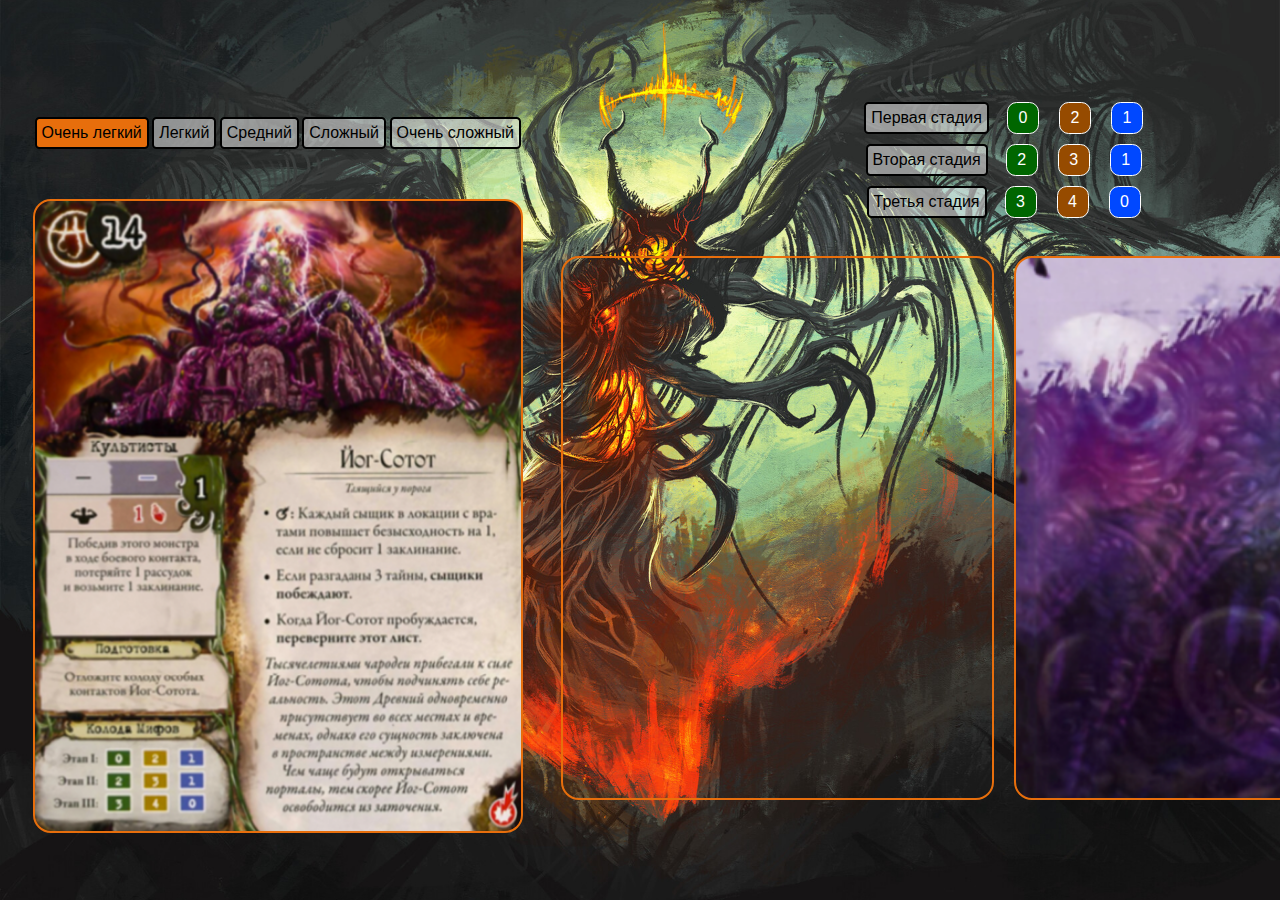
<file: codejam/index.html>
<!DOCTYPE html>
<html lang="en">
<head>
  <meta charset="UTF-8">
  <meta http-equiv="X-UA-Compatible" content="IE=edge">
  <meta name="viewport" content="width=device-width, initial-scale=1.0">
  <link href="#" rel="shortcut icon" />
  <link rel="stylesheet" href="style.css">
  <title>Codejam</title>
</head>
<body>
  <div class="app" style="background-image: url(./assets/edgar-gomez-eldritch-horror2-dnd.jpg);">
    <div class="ancients-container">
      <div class="ancient-card " style="background-image: url(./assets/Ancients/Azathoth.png);"></div>
      <div class="ancient-card " style="background-image: url(./assets/Ancients/Cthulthu.png);"></div>
      <div class="ancient-card " style="background-image: url(./assets/Ancients/IogSothoth.png);"></div>
      <div class="ancient-card " style="background-image: url(./assets/Ancients/ShubNiggurath.png);"></div>
    </div>
    <div class="setting-container">
      <div class="difficulty-container">
        <div class="difficulty ">Очень легкий</div>
        <div class="difficulty ">Легкий</div>
        <div class="difficulty ">Средний</div>
        <div class="difficulty ">Сложный</div>
        <div class="difficulty ">Очень сложный</div>
      </div>
      <div class="selected-ancient"></div>
    </div>
    <div class="progress-container">
      <div class="current-state">
        <div class="stage-container">
          <span class="stage-text ">Первая стадия</span>
          <div class="dots-container">
            <div class="dot green"></div>
            <div class="dot brown"></div>
            <div class="dot blue"></div>
          </div>
        </div>
        <div class="stage-container">
          <span class="stage-text ">Вторая стадия</span>
          <div class="dots-container">
            <div class="dot green"></div>
            <div class="dot brown"></div>
            <div class="dot blue"></div>
          </div>
        </div>
        <div class="stage-container">
          <span class="stage-text ">Третья стадия</span>
          <div class="dots-container">
            <div class="dot green"></div>
            <div class="dot brown"></div>
            <div class="dot blue"></div>
          </div>
        </div>
      </div>
      <div class="deck-container">
        <div class="last-card"></div>
        <div class="deck" style="background-image: url(./assets/mythicCardBackground.png);"></div>
      </div>
    </div>
  </div>
  <script type="module" src="./script.js"></script>
</body>
</html>
</file>
<file: style.css>
/* --------------------------<FONTS>-------------------------- */
@font-face {
  font-family: 'Magra';
  src: url("./assets/fonts/Magra-Bold.ttf");
  font-weight: 600;
  font-style: normal;
}
@font-face {
  font-family: 'Red Hat Text';
  src: url("./assets/fonts/RedHatText-Medium.ttf");
  font-weight: 500;
  font-style: normal;
}
@font-face {
  font-family: 'Red Hat Text';
  src: url("./assets/fonts/RedHatText-Regular.ttf");
  font-weight: 400;
  font-style: normal;
}
@font-face {
  font-family: 'Aleo';
  src: url("./assets/fonts/Aleo-Bold.ttf");
  font-weight: 700;
  font-style: normal;
}
@font-face {
  font-family: 'Aleo';
  src: url("./assets/fonts/Aleo-BoldItalic.ttf");
  font-weight: 700;
  font-style: italic;
}
@font-face {
  font-family: 'Aleo';
  src: url("./assets/fonts/Aleo-Regular.ttf");
  font-weight: 400;
  font-style: normal;
}
@font-face {
  font-family: 'Aleo';
  src: url("./assets/fonts/Aleo-Italic.ttf");
  font-weight: 400;
  font-style: italic;
}
/* --------------------------</FONTS>-------------------------- */

/* --------------------------<HTML>-------------------------- */
html {
  scroll-behavior: smooth;
}
:root {
  --offset: 0px;
  --order: 0;
}
/* --------------------------</HTML>-------------------------- */

/* --------------------------<BODY>-------------------------- */
.body {
  margin: 0;
  background: url(./assets/img/back-top.jpg) center top no-repeat,
  url(./assets/img/back-bottom.jpg) center bottom no-repeat,
  #E5E5E5;
  font-family: 'Aleo', serif;
  font-style: normal;
  font-weight: 400;
  font-size: 20px;
  color: #0D606F;
}
body.lock {
  overflow: hidden;
}
/* --------------------------</BODY>-------------------------- */

/* --------------------------<HEADER>-------------------------- */
.header {
  max-width: 1440px;
  min-height: 90px;
  margin: 0 auto;
  background: rgba(242, 120, 92, 0.7);
  box-shadow: 0px 4px 4px rgba(13, 96, 111, 0.5);
  display: flex;
  justify-content: center;
  align-items: center;
}
/* --------------------------<POP-UP>-------------------------- */
.pop-up {
  position: absolute;
  width: 650px;
  background: linear-gradient(177.09deg, #FFFFFF 6.15%, #0D606F 202.69%);
  box-shadow: 0px 4px 4px rgba(0, 0, 0, 0.25);
  border-radius: 16px;
  text-align: center;
  transition: 1s;
	left: 50%;
	top: -4px;
	transform: translate(-50%, -100%);
}
.slideout {
  top: 50%;
  transform: translate(-50%, -50%);
}
.pop-up__wrapper {
  margin: 3.847% 6.925% 3.54% 6.925%;
  display: flex;
  flex-direction: column;
}
.pop-up__title-text {
  font-weight: 700;
  font-size: 32px;
  line-height: 38px;
  margin: 0 0 5.36% 0;
}
.pop-up__button {
  font-family: 'Red Hat Text';
  font-style: normal;
  font-weight: 400;
  font-size: 20px;
  line-height: 26px;
  color: #FFFFFF;
  box-shadow: 0px 0px 3px rgba(13, 96, 111, 0.08), 0px 2px 3px rgba(13, 96, 111, 0.16);
  border-radius: 10px;
  border: 0;
  cursor: pointer;
  padding: 2.68% 0;
}
.facebook {
  background: #1877F2;
  display: flex;
  align-items: center;
  justify-content: center;
  gap: 2.5%;
  margin-bottom: 3.574%;
  transition: 0.3s;
}
.google {
  background: #FFFFFF;
  color: #0D606F;
  display: flex;
  align-items: center;
  justify-content: center;
  gap: 2.5%;
  margin-bottom: 3.574%;
  transition: 0.3s;
}
.google:hover, .facebook:hover {
  box-shadow: 0 12px 16px 0 rgba(0,0,0,0.24), 0 17px 50px 0 rgba(0,0,0,0.19);
}
.sign {
  background: #0D606F;
  padding: 2.5% 0;
  margin: 0.895% 0 1.787% 0;
  transition: 0.3s;
}
.sign:hover {
  box-shadow: 0 12px 16px 0 rgba(0,0,0,0.24), 0 17px 50px 0 rgba(0,0,0,0.19);
}
.or {
  width: 100%;
  display: flex;
  justify-content: space-between;
  align-items: center;
  gap: 1.6%;
  margin: 1.787% 0;
}
.or-line {
  width: 100%;
  border-bottom: 1px solid rgba(13, 96, 111, 0.5);
}
.or-text {
  font-weight: 700;
  font-size: 20px;
  line-height: 24px;
  color: rgba(13, 96, 111, 0.5);
  margin: 0;
}
.pop-up__left-text {
  text-align: start;
  font-size: 16px;
  line-height: 19px;
  margin: 0;
}
.pop-up__input {
  background: #FFFFFF;
  box-shadow: inset 0px 0px 3px rgba(13, 96, 111, 0.08), inset 0px 2px 3px rgba(13, 96, 111, 0.16);
  border-radius: 10px;
  border: none;
  outline: none;
  font-family: 'Aleo', serif;
  font-style: italic;
  font-weight: 400;
  font-size: 24px;
  color: #0D606F;
  padding: 2.205% 2.5%;
  margin: 0.895% 0 3.574% 0;
}
.forgot {
  font-weight: 700;
  font-size: 15px;
  line-height: 18px;
  text-decoration-line: underline;
  text-shadow: 0px 2px 3px rgba(255, 255, 255, 0.16);
  cursor: pointer;
  margin: 0 0 1.787% 0;
}
.forgot:hover, .last-text-register:hover, .last-text-login:hover {
  color: #000;
}
.bottom-line {
  border-bottom: 1px solid rgba(13, 96, 111, 0.5);
  margin: 2.859% 0 3.574% 0;
}
.bottom-text {
  font-weight: 700;
  font-size: 15px;
  line-height: 18px;
  color: rgba(13, 96, 111, 0.5);
  text-shadow: 0px 2px 3px rgba(255, 255, 255, 0.16);
  margin: 0;
}
.last-text-register, .last-text-login {
  text-decoration-line: underline;
  color: #0D606F;
  cursor: pointer;
}
.register {display: none;}
/* --------------------------</POP-UP>-------------------------- */
.wrapper__header {
  width: 1200px;
  margin: 0 16px;
  display: flex;
  justify-content: space-between;
  align-items: center;
}
.logo {
  display: flex;
  justify-content: flex-start;
  align-items: center;
}
.vector {
  margin-right: 6px;
  margin-bottom: 4%;
}
.vector-path {transition: 0.3s;}
.logo-text {
  font-family: 'Magra', sans-serif;
  font-style: normal;
  font-weight: 600;
  font-size: 32px;
  color: #FFFFFF;
  transition: 0.3s;
}
.index-link {text-decoration: none;}
.logo:hover .vector-path {fill: #0D606F;}
.logo:hover .logo-text {color: #0D606F;}
/* --------------------------<BURGER-MENU>-------------------------- */
.menu {
  display: flex;
  width: 53%;
  margin-left: 5.5%;
}
.burger-close {display: none;}
.burger {display: none;}
.burger-path {transition: 0.3s;}
.burger:hover .burger-path {fill: #0D606F;}
.overlay {transition: 0.3s;}
.overlay.active {
  position: absolute;
  width: 100%;
  height: 100%;
  background: rgba(0,0,0,0.4);
  top: 0;
  left: 0;
}
/* --------------------------</BURGER-MENU>-------------------------- */
.nav {
  width: 100%;
  display: flex;
}
.nav-list {
  width: 100%;
  display: flex;
  justify-content: space-around;
  align-items : center;
  list-style: none;
  font-family: 'Red Hat Text', sans-serif;
  font-style: normal;
  font-weight: 500;
  font-size: 16px;
  line-height: 21px;
  color: #FFFFFF;
  margin: 0;
  padding: 0;
}
.nav-link {
  text-decoration: none;
  color: #FFFFFF;
  margin: 5px;
  transition: 0.3s;
}
.nav-link.hide {
  display: none;
}
.nav-link:hover {
  color: #0D606F;
}
.button-login {
  width: 103px;
  height: 41px;
  border: 0;
  padding: 0;
  background: #0D606F;
  border: 2px solid #0D606F;
  box-shadow: 0px 4px 4px rgba(0, 0, 0, 0.25), 0px 2px 3px rgba(13, 96, 111, 0.16);
  border-radius: 10px;
  font-family: 'Red Hat Text', sans-serif;
  font-style: normal;
  font-weight: 500;
  font-size: 16px;
  color: #FFFFFF;
  cursor: pointer;
  margin-left: 2.6%;
  transition: 0.3s;
}
.button-login:hover {
  box-shadow: 0 12px 16px 0 rgba(0,0,0,0.24), 0 17px 50px 0 rgba(0,0,0,0.19);
}
/* --------------------------</HEADER>-------------------------- */

/* --------------------------<MAIN>-------------------------- */
.main {
  max-width: 1440px;
  margin: 0 auto;
  overflow: hidden;
}
/* --------------------------<PREVIEW>-------------------------- */
.first-section {
  height: 675px;
  display: flex;
  justify-content: center;
}
.wrapper__preview {
  width: 1200px;
  margin: 0 15px;
  display: flex;
  justify-content: flex-start;
  align-items: flex-start;
}
.preview {
  min-height: 57.8%;
  max-width: 892px;
  display: flex;
  flex-direction: column;
  justify-content: space-between;
  align-items: flex-start;
  margin-top: 2.6%;
}
.section-title.first {
  font-family: 'Aleo', serif;
  font-style: normal;
  font-weight: 700;
  font-size: 80px;
  line-height: 120%;
  color: #FFFFFF;
  margin: 0;
  padding: 0;
}
.search-text {
  font-family: 'Aleo', serif;
  font-style: italic;
  font-weight: 700;
  font-size: 20px;
  color: #FFFFFF;
}
.search-form {
  width: 100%;
  background: rgba(255, 255, 255, 0.7);
  border-radius: 16px;
  display: flex;
  justify-content:space-between;
  align-items: center;
  margin-top: 1.5%;
}
.search-input {
  width: 50%;
  margin-left: 4.4%;
  background: rgba(255, 255, 255, 0);
  border: none;
  outline: none;
  font-family: 'Aleo', serif;
  font-style: italic;
  font-weight: 400;
  font-size: 24px;
  color: #F2785C;
}
::placeholder {
  color: #F2785C;
  opacity: 1;
}
input:focus::placeholder {
  opacity: 0;
}
.button {
  width: 228px;
  height: 59px;
  border: 0;
  padding: 0;
  margin: 40px auto 0 auto;
  background: #0D606F;
  border: 2px solid #0D606F;
  box-shadow: 0px 0px 3px rgba(13, 96, 111, 0.08), 0px 2px 3px rgba(13, 96, 111, 0.16);
  border-radius: 10px;
  font-family: 'Red Hat Text', sans-serif;
  font-style: normal;
  font-weight: 500;
  font-size: 24px;
  color: #FFFFFF;
  display: flex;
  align-items: center;
  justify-content: center;
  gap: 7%;
  cursor: pointer;
  transition: 0.3s;
}
.button:hover {
  box-shadow: 0 12px 16px 0 rgba(0,0,0,0.24), 0 17px 50px 0 rgba(0,0,0,0.19);
}
.button.start {
  margin: 2%;
}
/* --------------------------</PREVIEW>-------------------------- */

/* --------------------------<STEPS>-------------------------- */
.second-section {
  background-color: #FFFFFF;
  height: 100%;
  display: flex;
  justify-content: center;
  align-items: flex-end;
}
.wrapper__steps {
  width: 1178px;
  margin: 0 15px;
  display: flex;
  justify-content: center;
  align-items: center;
}
.section-title {
  font-family: 'Red Hat Text', sans-serif;
  font-style: normal;
  font-weight: 500;
  font-size: 40px;
  line-height: 132%;
  color: #F2785C;
  margin: 0;
  padding: 80px 0 40px 0;
}
.steps {
  width: 100%;
  height: 100%;
  display: flex;
  flex-direction: column;
  justify-content: space-between;
  align-items: center;
}
.three-elements {
  width: 100%;
  display: flex;
  justify-content: space-between;
}
.step {
  display: flex;
  flex-direction: column;
  align-items: center;
  justify-content: space-between;
  gap: 30px;
}
.step.calendar {
  margin-left: 6%;
}
.step-logo-block {
  width: 100px;
  height: 100px;
  background: #F2785C;
  border-radius: 16px;
  display: flex;
  justify-content: center;
  align-items: center;
  transition: 0.3s;
}
.step-logo-block:hover {
  box-shadow: 0 12px 16px 0 rgba(0,0,0,0.24), 0 17px 50px 0 rgba(0,0,0,0.19);
}
.step-logo {margin: auto;}
.step-logo-path {transition: 0.3s;}
.step-logo-block:hover .step-logo-path {fill: #0D606F;}
.step-text {
  font-family: 'Aleo', serif;
  font-style: normal;
  font-weight: 400;
  font-size: 20px;
  line-height: 24px;
  color: #0D606F;
}
/* --------------------------</STEPS>-------------------------- */

/* --------------------------<DESTINATIONS>-------------------------- */
.destinations {
  background-color: #FFFFFF;
  text-align: center;
}
.section-title.destinations {
  padding: 97px 0 46px 0;
}
.carousel {
  position: relative;
  height: 800px;
  display: flex;
  justify-content: center;
  gap: 4.1%;
  left: 0;
}
.carousel.left {
  transition: 1s;
  left: var(--offset);
}
.carousel.right {
  transition: 1s;
  left: calc(var(--offset)*-1)
}
.carousel-overlay {
  display: flex;
  position: absolute;
  width: 100%;
  height: 100%;
}
.left-click, .right-click {
  width: 18%;
  height: 100%;
  /* background: rgba(0,0,0,0.5); */
  cursor: pointer;
}
.center-click {
  width: 64%;
  height: 100%;
}
.picture {
  display: flex;
  flex-direction: column;
  align-items: center;
}
.picture img:nth-child(2) {
  display: none;
}
.destination-img {
  width: 800px;
  height: 800px;
  border-radius: 16px;
}
.destination-text {
  align-self: flex-start;
  font-family: 'Red Hat Text', sans-serif;
  font-style: normal;
  font-weight: 500;
  font-size: 32px;
  color: #FFFFFF;
  margin-top: -10.5%;
  margin-left: 2%;
}
.arrows {
  display: none;
}
.left-arrow {
  cursor: pointer;
}
.right-arrow {
  cursor: pointer;
}
.scroller {
  display: flex;
  justify-content: center;
  margin: auto;
  margin-top: 25px;
  gap: 0.7%;
}
.round {
  width: 20px;
  height: 20px;
  background: rgba(242, 120, 92, 0.5);
  border-radius: 10px;
  transition: 0.3s;
}
.filled {
  background: #F2785C;
  order: var(--order);
}
.button-arrow-path {
  transition: 0.3s;
}
/* --------------------------</DESTINATIONS>-------------------------- */

/* --------------------------<STORIES>-------------------------- */
.fourth-section {
  display: flex;
}
.stories-top {
  background-color: #FFFFFF;
  display: flex;
  justify-content: center;
  align-items:flex-start;
}
.stories-main {
  background: rgba(255, 255, 255, 0.7);
  display: flex;
  flex-direction: column;
  justify-content: flex-start;
  padding-bottom: 3%;
}
.stories-body {
  display: flex;
  flex-direction: column;
  gap: 30px;
  padding: 2.7% 7.3% 0 8.4%;
}
.story {
  display: flex;
  gap: 40px;
}
.story img:nth-child(2) {
  display: none;
}
.story-photo {
  align-self: center;
  filter: drop-shadow(0px 4px 4px #0D606F);
  border-radius: 16px;
  transition: 0.3s;
}
.story-photo:hover {
  box-shadow: 0 12px 16px 0 rgba(0,0,0,0.24), 0 17px 50px 0 rgba(0,0,0,0.19);
}
.story-description {
  display: flex;
  flex-direction: column;
  justify-content: flex-start;
  text-align: left;
}
.story-title {
  font-family: 'Aleo', serif;
  font-style: normal;
  font-weight: 400;
  font-size: 35px;
  color: #0D606F;
  margin: 0;
}
.story-text.mobile {
  display: none;
}
.story-text {
  font-family: 'Aleo', serif;
  font-style: normal;
  font-weight: 400;
  font-size: 20px;
  color: #0D606F;
  margin: 3.2% 0 0 0;
}
.story-link {
  font-family: 'Aleo', serif;
  font-style: normal;
  font-weight: 700;
  font-size: 20px;
  color: #0D606F;
  transition: 0.3s;
}
.story-link:hover {
  color: #000;
}
/* --------------------------</STORIES>-------------------------- */

/* --------------------------<FOOTER>-------------------------- */
.footer {
  max-width: 1440px;
  height: 61px;
  margin: auto;
  display: flex;
  justify-content: space-between;
  align-items: center;
}
.rs-school {
  width: 186px;
  margin-left: 6.5%;
  display: flex;
  justify-content: space-between;
  align-items: center;
  list-style: none;
}
.rs-school-logo-white {transition: 0.3s;}
.rs-school-logo-black {transition: 0.3s;}
.git-logo-path {transition: 0.3s;}
.footer-text {
  font-family: 'Red Hat Text', sans-serif;
  font-style: normal;
  font-weight: 500;
  font-size: 16px;
  color: #FFFFFF;
  margin-left: 24px;
  transition: 0.3s;
}
.social {
  padding-top: 3px;
  width: 141px;
  margin-right: 8.5%;
  display: flex;
  justify-content: space-between;
  align-items: center;
  list-style: none;
}
.instagram-logo-path, .youtube-logo-path, .twitter-logo-path {transition: 0.3s;}
.footer-logo:hover .rs-school-logo-white {fill: #000;}
.footer-logo:hover .rs-school-logo-black {fill: #fff;}
.footer-logo:hover .git-logo-path {fill: #000;}
.footer-text:hover {color: #000;}
.footer-logo:hover .instagram-logo-path {fill: #000;}
.footer-logo:hover .youtube-logo-path {stroke: #000;}
.footer-logo:hover .twitter-logo-path {fill: #000;}
/* --------------------------</FOOTER>-------------------------- */

/* --------------------------<ADAPTIVE>-------------------------- */
@media (max-width: 1100px) {
  /* ----------------------<BODY*1100>---------------------- */
  .body {
    background: url(./assets/img/back-top.jpg) center top / 1100px no-repeat,
    url(./assets/img/back-bottom.jpg) center bottom / 1100px no-repeat,
    #E5E5E5;
  }
  /* ----------------------<POP-UP*1100>---------------------- */
  .pop-up {width: 60%;}
  /* ----------------------<HEAD*1100>---------------------- */
  .menu {width: 80%;}
  .logo {width: 18%;}
  .menu {
    width: 100%;
    margin: 0;
  }
  /* ----------------------<PREVIEW*1100>---------------------- */
  .first-section {height: 494px;}
  .section-title.first {font-size: 75px;}
  .search-text {font-size: 18px;}
  /* ----------------------<STEPS*1100>---------------------- */
  .section-title {
    font-size: 26px;
    padding: 50px 0 30px 0;
  }
  .step-text {
  font-size: 16px;
  line-height: 18px;
  }
  /* ----------------------<DESTINATIONS*1100>---------------------- */
  .section-title.destinations {
    padding: 50px 0 30px 0;
  }
  .carousel {height: 580px;}
  .destination-img {
    width: 580px;
    height: 580px;
  }
  .fourth-section {display: flex;}
  /* ----------------------<STORIES*1100>---------------------- */
  .stories-body {
    gap: 15px;
    padding: 10px 15px;
  }
  .story-photo {width: 300px;}
  .story-title {font-size: 28px;}
  .story-text, .story-link {font-size: 18px;}
}
@media (max-width: 800px) {
  /* ----------------------<BODY*800>---------------------- */
  .body {
    background: url(./assets/img/back-top.jpg) center top / 800px no-repeat,
    url(./assets/img/back-bottom.jpg) center bottom / 800px no-repeat,
    #E5E5E5;
  }
  /* ----------------------<POP-UP*800>---------------------- */
  .pop-up {width: 70%;}
  /* ----------------------<HEAD*800>---------------------- */
  .header {min-height: 60px;}
  .logo-text {font-size: 22px;}
  .button-login {
    width: 80px;
    height: 35px;
  }
  /* ----------------------<PREVIEW*800>---------------------- */
  .first-section {height: 365px;}
  .section-title.first {font-size: 60px;}
  .search-text {font-size: 14px;}
  .search-input {font-size: 20px;}
  .button {
    width: 160px;
    height: 45px;
    font-size: 16px;
  }
  /* ----------------------<STEPS*800>---------------------- */
  .section-title {
    font-size: 20px;
    padding: 30px 0 25px 0;
  }
  .step {
    width: 27%;
    gap: 19px;
  }
  .step.bicycle {
    justify-content: flex-start;
    align-items: flex-start;
    text-align: left;
  }
  .step.calendar {
    justify-content: flex-start;
    text-align: center;
    margin-left: 0;
  }
  .step.plane {
    justify-content: flex-start;
    align-items: flex-end;
    text-align: right;
  }
  .step-logo-block {
    width: 90px;
    height: 90px;
  }
  .step-text {
    font-size: 14px;
    line-height: 16px;
  }
  /* ----------------------<DESTINATIONS*800>---------------------- */
  .section-title.destinations {padding: 30px 0 25px 0;}
  .carousel {height: 450px;}
  .destination-img {
    width: 450px;
    height: 450px;
  }
  .destination-text {font-size: 28px;}
  .button {margin: 35px auto 0 auto;}
  .button-arrow {
    Width: 25px;
    Height: 25px;
  }
  /* ----------------------<STORIES*800>---------------------- */
  .story {gap: 20px;}
  .story-photo {width: 250px;}
  .story-title {
    font-weight: 700;
    font-size: 20px;
  }
  .story-text, .story-link {font-size: 14px;}
  /* ----------------------<FOOTER*800>---------------------- */
  .footer-text {
    font-size: 14px;
    text-align: center;
    margin: 0;
  }
}
@media (max-width: 650px) {
  /* ----------------------<BODY*650>---------------------- */
  .body {
    background: url(./assets/img/back-top.jpg) center top / 650px no-repeat,
    url(./assets/img/back-bottom.jpg) center bottom / 650px no-repeat,
    #E5E5E5;
  }
  /* ----------------------<POP-UP*650>---------------------- */
  .pop-up {border-radius: 5px;}
  .pop-up__title-text {
    font-size: 24px;
    line-height: 30px;
  }
  .pop-up__button, .or-text, .pop-up__input {
    font-size: 16px;
    line-height: 18px;
    border-radius: 5px;
  }
  .btn-logo {
    width: 21px;
    height: 20px;
  }
  .pop-up__left-text, .forgot, .bottom-text {
    font-size: 12px;
    line-height: 14px;
  }
  /* ----------------------<HEAD*650>---------------------- */
  .header {min-height: 50px;}
  .logo-text {font-size: 16px;}
  .nav-list {font-size: 12px;}
  .button-login {
    width: 60px;
    height: 30px;
    font-size: 12px;
    border: 1px solid #0D606F;
    margin-left: 5px;
  }
  /* ----------------------<PREVIEW*650>---------------------- */
  .first-section {height: 295px;}
  .section-title.first {font-size: 46px;}
  .search-text {font-size: 12px;}
  .search-input {font-size: 18px;}
  .button {
    width: 115px;
    height: 35px;
    font-size: 14px;
    border: 1px solid #0D606F;
  }
  /* ----------------------<STEPS*650>---------------------- */
  .section-title {font-size: 18px;}
  .step-logo-block {
    width: 80px;
    height: 80px;
  }
  .step-logo.bicycle {
    width: 40px;
    height: 40px;
  }
  .step-logo.calendar {
    width: 40px;
    height: 40px;
  }
  .step-logo.plane {
    width: 50px;
    height: 35px;
  }
  /* ----------------------<DESTINATIONS*650>---------------------- */
  .carousel {height: 360px;}
  .destination-img {
    width: 360px;
    height: 360px;
  }
  .destination-text {font-size: 24px;}
  .round {
    width: 15px;
    height: 15px;
  }
  .button {margin: 30px auto 0 auto;}
  .button-arrow {
    Width: 20px;
    Height: 20px;
  }
  /* ----------------------<STORIES*650>---------------------- */
  .story {gap: 15px;}
  .story-photo {width: 200px;}
  .story-title {
    font-weight: 700;
    font-size: 16px;
  }
  .story-text, .story-link {font-size: 11px;}
 /* ----------------------<FOOTER*650>---------------------- */
 .footer {padding: 0 15px;}
  .rs-school {
    margin: 0;
    padding: 0;
  }
  .social {
    margin: 0;
    padding: 0;
  }
  .rs-school {width: 141px;}
  .rs-school-logo, .git-logo {height: 34px;}
}
@media (max-width: 500px) {
  /* ----------------------<BODY*500>---------------------- */
  .body {
    background: url(./assets/img/back-top.jpg) center top / 500px no-repeat,
    url(./assets/img/back-bottom.jpg) center bottom / 500px no-repeat,
    #E5E5E5;
  }
  /* ----------------------<POP-UP*500>---------------------- */
  .pop-up__title-text {
    font-size: 20px;
    line-height: 22px;
  }
  /* ----------------------<HEAD*500>---------------------- */
  .header {min-height: 40px;}
  .logo-text {font-size: 16px;}
  .logo-text {font-size: 12px;}
  .nav-list {font-size: 9px;}
  .button-login {
    width: 45px;
    height: 24px;
    font-size: 9px;
  }
  /* ----------------------<PREVIEW*500>---------------------- */
  .first-section {height: 226px;}
  .section-title.first {font-size: 36px;}
  .search-text {font-size: 10px;}
  .search-input {
    width: 60%;
    font-size: 16px;
  }
  .button {
    width: 100px;
    height: 32px;
    font-size: 13px;
  }
  .step-logo-block {
    width: 75px;
    height: 75px;
  }
  /* ----------------------<STEPS*500>---------------------- */
  .section-title {font-size: 16px;}
  .step-logo.bicycle {
    width: 36px;
    height: 32px;
  }
  .step-logo.calendar {
    width: 35px;
    height: 35px;
  }
  .step-logo.plane {
    width: 40px;
    height: 30px;
  }
  .step-text {
    font-size: 12px;
    line-height: 14px;
  }
  /* ----------------------<DESTINATIONS*500>---------------------- */
  .carousel {height: 280px;}
  .destination-img {
    width: 280px;
    height: 280px;
  }
  .destination-text {font-size: 20px;}
  .round {
    width: 10px;
    height: 10px;
  }
  .button {margin: 15px auto 0 auto;}
  .button-arrow {
    Width: 15px;
    Height: 15px;
  }
  /* ----------------------<STORIES*500>---------------------- */
  .story-photo {width: 160px;}
  .story-title {
    font-weight: 700;
    font-size: 12px;
  }
  .story-text, .story-link {font-size: 10px;}
  /* ----------------------<FOOTER*500>---------------------- */
  .footer-text {font-size: 10px;}
}
@media (max-width: 390px) {
  /* ----------------------<BODY*390>---------------------- */
  .body {
    background: linear-gradient(180deg, #0D606F 0%, rgba(13, 96, 111, 0) 25.1%) center top / 390px 251px no-repeat,
    url(./assets/img/back-top-390.jpg) center top / 390px no-repeat,
    url(./assets/img/back-bottom-390.jpg) center bottom / 390px no-repeat,
    #E5E5E5;
  }
  /* ----------------------<HEAD*390>---------------------- */
  .header {
    background: none;
    box-shadow: none;
    min-height: 32px;
    margin-top: 43px;
  }
  .wrapper__header {align-items: flex-end;}
  .index-link {height: 30px;}
  .vector {
    width: 29px;
    margin: 0;
  }
  .logo-text {display: none;}
    /* ----------------------<BURGER*390>---------------------- */
  .menu {
    width: 165px;
    height: 250px;
    position: fixed;
    right: -165px;
    top: 0;
    flex-direction: column;
    justify-content: flex-start;
    gap: 6px;
    background: #F2785C;
    box-shadow: 0px 4px 3px rgba(13, 96, 111, 0.25);
    border-radius: 10px;
    transition: 0.3s;
    z-index: 2;
  }
  .menu.active {right: 0;}
  .burger-close {
    display: block;
    cursor: pointer;
    align-self: flex-start;
    margin: 8px 0 0 8px;
  }
  .burger-close:hover .burger-close-path {fill: #0D606F;}
  .nav-list {
    width: 100%;
    flex-direction: column;
    justify-content: flex-start;
    align-items : flex-end;
    font-size: 16px;
    line-height: 21px;
    margin-right: 15px;
    gap: 10px;
  }
  .nav-link.hide {display: inline;}
  .nav-link {margin: 0;}
  .button-login {display: none;}
  .burger {
    display: block;
    cursor: pointer;
    margin-right: 4px;
  }
  /* ----------------------<PREVIEW*390>---------------------- */
  .first-section {height: 176px;}
  .preview {
    min-height: 48px;
    width: 100%;
    margin-top: 67px;
  }
  .section-title.first {display: none;}
  .search-text {display: none;}
  .search-form {margin: 0;}
  .search-input {
    font-size: 14px;
    margin: 1px 0 0 15px;
  }
  .button {
    width: 92px;
    height: 30px;
    font-size: 11px;
    margin: 10px auto 0 auto;
  }
  .button.start {margin: 9px;}
  /* ----------------------<STEPS*390>---------------------- */
  .section-title, .section-title.destinations {
    font-size: 14px;
    line-height: 19px;
    padding: 20px 0;
  }
  .section-title.steps {
    padding: 19px 0 22px 0;
  }
  .step.calendar {
    width: 120px;
  }
  .step-logo-block {
    width: 70px;
    height: 70px;
  }
  .step-text {
    font-size: 10px;
    line-height: 12px;
  }
  /* ----------------------<DESTINATIONS*390>---------------------- */
  .carousel {height: 210px;}
  .carousel-overlay {display: none;}
  .carousel.left {left: 375px;}
  .carousel.right {left: -375px;}
  .picture img:first-child {display: none;}
  .picture img:nth-child(2) {display: block;}
  .destination-img {
    width: 92.3vw;
    height: 210px;
  }
  .destination-text {margin: -202px 0 0 15px;}
  .scroller {
    position: relative;
    margin-top: -20px;
    padding-bottom: 12px;
    gap: 1.6%;
  }
  .round {
    width: 8px;
    height: 8px;
  }
  .button-arrow {
    Width: 10px;
    Height: 10px;
  }
  .arrows {
    position: relative;
    width: 89.7vw;
    display: flex;
    justify-content: space-between;
    align-items: center;
    margin: -120px auto 90px auto;
  }
  /* ----------------------<STORIES*390>---------------------- */
  .section-title.stories {padding-bottom: 10px;}
  .stories-main {padding-bottom: 13px;}
  .stories-body {
    padding: 10px 15px 0 15px;
    gap: 15px;
  }
  .story {gap: 10px;}
  .story-photo {width: 155px;}
  .story img:first-child {display: none;}
  .story img:nth-child(2) {display: block;}
  .story-description {margin-top: 5px;}
  .story-title {
    font-weight: 700;
    font-size: 11px;
    line-height: 13px;
  }
  .story-text.desktop {display: none;}
  .story-text.mobile {
    max-width: 195px;
    display: -webkit-box;
    -webkit-line-clamp: 8;
    -webkit-box-orient: vertical;
    overflow: hidden;
    text-overflow: ellipsis;    
    margin-top: 10px;
    font-size: 9px;
    line-height: 11px;
   }
  .story-link {
    font-size: 9px;
    height: 10px;
  }
  /* ----------------------<FOOTER*390>---------------------- */
  .footer {
    height: 65px;
    justify-content: center;
  }
  .rs-school {display: none;}
  .footer-text {display: none;}
  .social {
    margin: 2px 1px 0 9px;
    padding: 0;
  }
}
/* --------------------------</ADAPTIVE>-------------------------- */
</file>
<file: codejam/style.css>
body {
  -webkit-font-smoothing:antialiased;
  -moz-osx-font-smoothing:grayscale;
  font-family:-apple-system,BlinkMacSystemFont,Segoe UI,Roboto,Oxygen,Ubuntu,Cantarell,Fira Sans,Droid Sans,Helvetica Neue,sans-serif;
  margin:0
 }
 code {
  font-family:source-code-pro,Menlo,Monaco,Consolas,Courier New,monospace
 }
 .ancients-container {
  display:flex;
  flex-wrap:wrap;
  flex-direction: column;
  justify-content: center;
  gap:1vh;
  padding:2vh
 }
 .ancients-container .ancient-card {
  background-position:50%;
  background-repeat:no-repeat;
  background-size:contain;
  box-sizing:border-box;
  cursor:pointer;
  height:23.19vh;
  width:17.9vh;
  border-radius:1vh;
  opacity:.7;
 }
 .ancients-container .ancient-card.active {
  opacity: 1;
  border: 2px solid rgb(231, 110, 12)
 }
 .selected-ancient {
  background-size:cover;
  height:70vh;
  width:54vh;
  border-radius:2vh;
  border: 2px solid rgb(231, 110, 12)
 }
 .difficulty-container {
  display: flex;
  justify-content: space-around;
  margin: 50px 0;
 }
 .difficulty-container .difficulty {
  border:2px solid black;
  box-sizing:border-box;
  cursor:pointer;
  padding:5px;
  text-align:center;
  border-radius: .5vh;
  background-color: rgba(255, 255, 255, 0.5);
 }
 .difficulty-container .difficulty.active {
  background-color:rgb(231, 110, 12)
 }
 .deck-container {
  align-items:center;
  display:flex;
  gap:20px;
  justify-content:center;
 }
 .deck-container .shuffle-button {
  background-color:red;
  border:2px solid purple;
  color:purple;
  cursor:pointer;
  padding:5px
 }
 .current-state {
  display:flex;
  flex-direction:column;
  align-items: center;
  gap:10px;
  margin: 20px 0;
 }
 .current-state .stage-container {
  align-items:center;
  display:flex;
  gap:2vh
 }
 .current-state .stage-container .stage-text {
  border:2px solid black;
  background-color: rgba(255, 255, 255, 0.5);
  border-radius: 0.5vh;
  padding: 5px;
 }
 .current-state .stage-container .stage-text.done {
  background-color: rgb(231, 110, 12)
 }
 .current-state .stage-container .dots-container {
  align-items:center;
  display:flex;
  gap:20px;
  justify-content:center
 }
 .current-state .stage-container .dot {
  align-items:center;
  border-radius:30%;
  display:flex;
  height:30px;
  justify-content:center;
  width:30px;
  color: white;
  border: 1px solid white;
 }
 .current-state .stage-container .dot.green {
  background-color:#006600
 }
 .current-state .stage-container .dot.brown {
  background-color:#964B00
 }
 .current-state .stage-container .dot.blue {
  background-color:#0048FF
 }
 .deck-container {
  padding: 2vh
 }
 .deck-container .deck {
  cursor:pointer
 }
 .deck-container .deck,
 .deck-container .last-card {
  background-size:cover;
  height:60vh;
  width:47.64vh;
  border-radius:2vh;
  border: 2px solid rgb(231, 110, 12)
 }
 .app {
  background-position:50%;
  background-repeat:no-repeat;
  background-size:cover;
  display:flex;
  justify-content: center;
  align-items: center;
  gap:20px;
  height:100vh;
  width:100vw
 }
</file>
